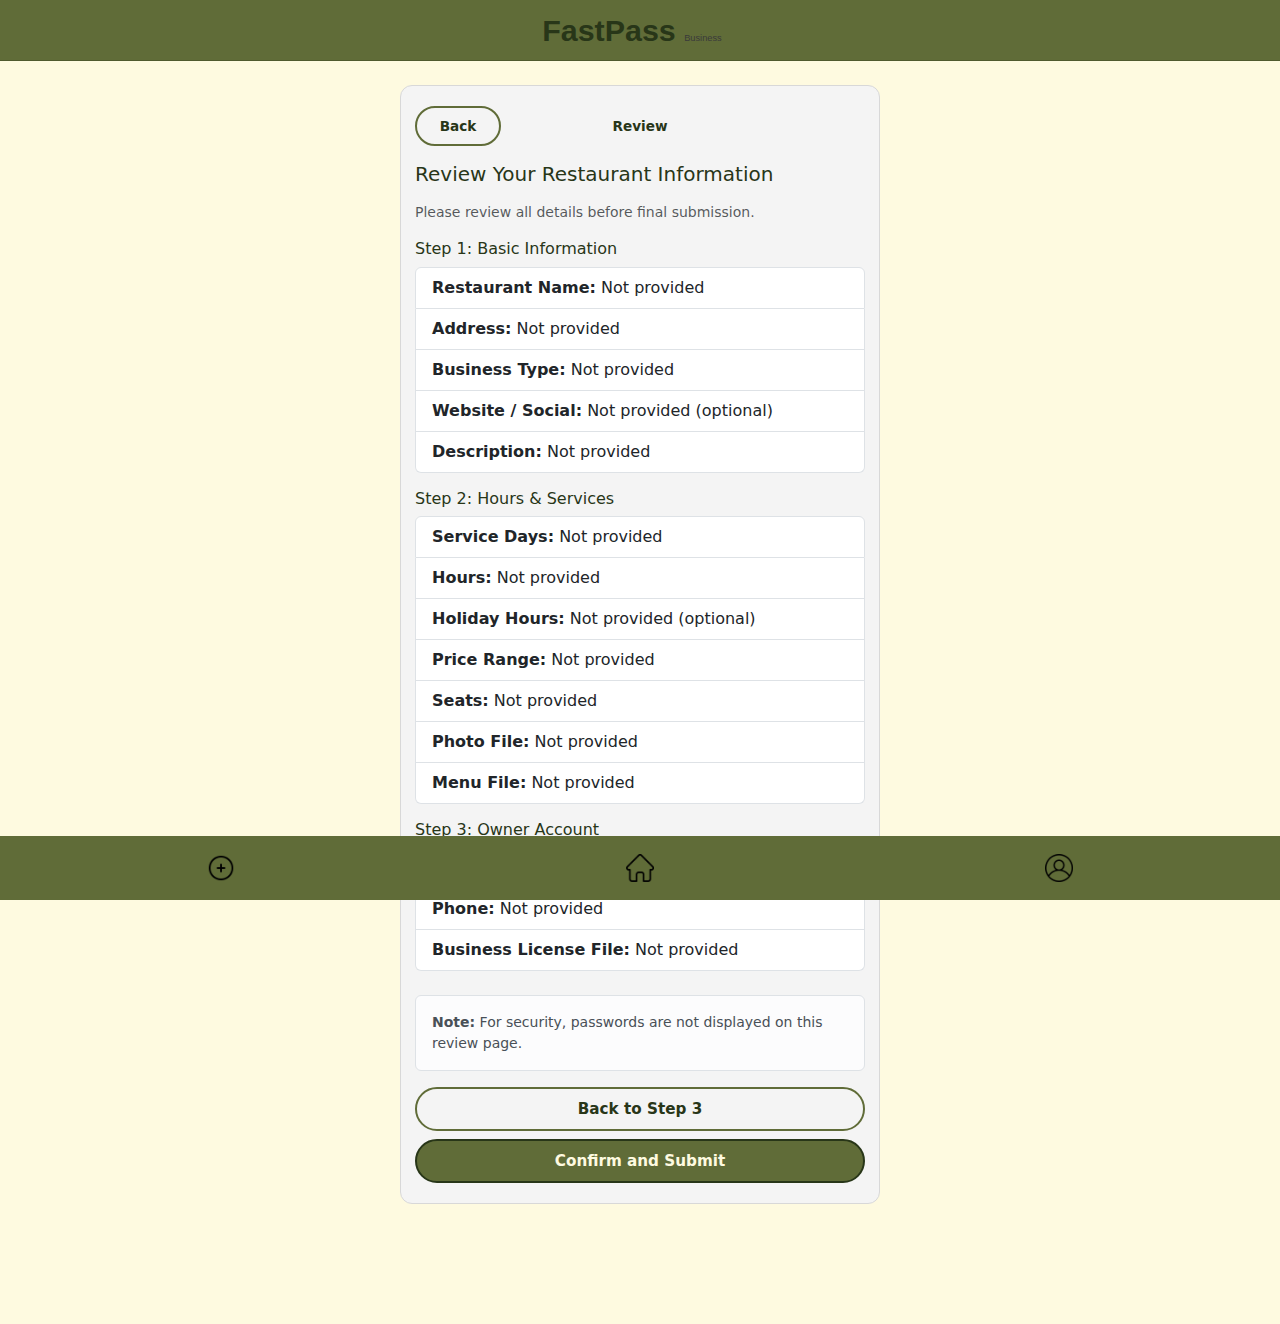
<file: add-review.html>
<!doctype html>
<html lang="en">

<head>
    <!-- Page title shown in browser tab -->
    <title>Review Restaurant Submission</title>

    <!-- Template metadata -->
    <meta name="comp1800 template" content="My 1800 App" />

    <!-- Character encoding -->
    <meta charset="utf-8" />

    <!-- Responsive layout for mobile -->
    <meta name="viewport" content="width=device-width, initial-scale=1" />

    <!-- Bootstrap CSS -->
    <link href="https://cdn.jsdelivr.net/npm/bootstrap@5.3.3/dist/css/bootstrap.min.css" rel="stylesheet" />

    <!-- Custom CSS -->
    <link rel="stylesheet" href="./styles/style.css" />
</head>

<body class="add-flow-page">
    <!-- Top navigation bar -->
    <nav class="navbar navbar-light topbar-custom">
        <div class="container-fluid justify-content-center">
            <a class="navbar-brand mb-0 topbar-brand" href="./index.html">
                FastPass <small class="topbar-subtitle">Business</small>
            </a>
        </div>
    </nav>

    <!-- Main content -->
    <main class="container">
        <section class="add-flow-card">
            <!-- Header: back + step label + final submit -->
            <div class="add-flow-head">
                <a href="./add-step3.html" class="btn review-btn-secondary review-btn-small">Back</a>

                <p class="step-label review-title-center">Review</p>

                <!-- placeholder to balance the Back button width -->
                <span class="review-btn-placeholder"></span>
            </div>

            <!-- Summary title -->
            <h5 class="mb-3">Review Your Restaurant Information</h5>
            <p class="text-muted small mb-3">
                Please review all details before final submission.
            </p>

            <!-- Summary content -->
            <div class="mb-3">
                <h6>Step 1: Basic Information</h6>
                <ul class="list-group">
                    <li class="list-group-item">
                        <strong>Restaurant Name:</strong>
                        <span id="reviewRestaurantName">-</span>
                    </li>
                    <li class="list-group-item">
                        <strong>Address:</strong>
                        <span id="reviewAddress">-</span>
                    </li>
                    <li class="list-group-item">
                        <strong>Business Type:</strong>
                        <span id="reviewBusinessType">-</span>
                    </li>
                    <li class="list-group-item">
                        <strong>Website / Social:</strong>
                        <span id="reviewWebsite">-</span>
                    </li>
                    <li class="list-group-item">
                        <strong>Description:</strong>
                        <span id="reviewDescription">-</span>
                    </li>
                </ul>
            </div>

            <div class="mb-3">
                <h6>Step 2: Hours & Services</h6>
                <ul class="list-group">
                    <li class="list-group-item">
                        <strong>Service Days:</strong>
                        <span id="reviewServiceDays">-</span>
                    </li>
                    <li class="list-group-item">
                        <strong>Hours:</strong>
                        <span id="reviewHours">-</span>
                    </li>
                    <li class="list-group-item">
                        <strong>Holiday Hours:</strong>
                        <span id="reviewHolidayHours">-</span>
                    </li>
                    <li class="list-group-item">
                        <strong>Price Range:</strong>
                        <span id="reviewPriceRange">-</span>
                    </li>
                    <li class="list-group-item">
                        <strong>Seats:</strong>
                        <span id="reviewSeats">-</span>
                    </li>
                    <li class="list-group-item">
                        <strong>Photo File:</strong>
                        <span id="reviewPhotoFile">-</span>
                    </li>
                    <li class="list-group-item">
                        <strong>Menu File:</strong>
                        <span id="reviewMenuFile">-</span>
                    </li>
                </ul>
            </div>

            <div class="mb-4">
                <h6>Step 3: Owner Account</h6>
                <ul class="list-group">
                    <li class="list-group-item">
                        <strong>Email:</strong>
                        <span id="reviewEmail">-</span>
                    </li>
                    <li class="list-group-item">
                        <strong>Phone:</strong>
                        <span id="reviewPhone">-</span>
                    </li>
                    <li class="list-group-item">
                        <strong>Business License File:</strong>
                        <span id="reviewBusinessLicenseFile">-</span>
                    </li>
                </ul>
            </div>

            <!-- Optional note -->
            <div class="alert alert-light border small">
                <strong>Note:</strong> For security, passwords are not displayed on this review page.
            </div>

            <!-- Bottom action buttons (bigger, easier on mobile) -->
            <div class="d-grid gap-2">
                <a href="./add-step3.html" class="btn review-btn-secondary review-btn-large">Back to Step 3</a>
                <a href="./add-success.html" id="finalSubmitBtnBottom" class="btn review-btn-primary review-btn-large">
                    Confirm and Submit
                </a>
            </div>
        </section>
    </main>

    <!-- Bottom navigation bar -->
    <nav class="navbar fixed-bottom custom-footer">
        <div class="container-fluid d-flex justify-content-around text-center">
            <a href="./add.html" class="nav-link active">
                <img src="images/add.png" alt="Add" class="nav-icon" />
            </a>
            <a href="./index.html" class="nav-link">
                <img src="images/home.png" alt="Home" class="home-icon" />
            </a>
            <a href="#" class="nav-link">
                <img src="images/user.png" aria-label="Profile" class="profile-icon" />
            </a>
        </div>
    </nav>

    <!-- Bootstrap JS -->
    <script src="https://cdn.jsdelivr.net/npm/bootstrap@5.3.3/dist/js/bootstrap.bundle.min.js"></script>

    <script>
        // ============================================
        // Helper function:
        // Returns fallback text when localStorage value is empty
        // ============================================
        function displayValue(value, fallback = "Not provided") {
            if (!value || value.trim() === "") return fallback;
            return value;
        }

        // ============================================
        // Read Step 1 data from localStorage
        // ============================================
        const restaurantName = localStorage.getItem("restaurantName") || "";
        const restaurantAddress = localStorage.getItem("restaurantAddress") || "";
        const businessType = localStorage.getItem("businessType") || "";
        const restaurantWebsite = localStorage.getItem("restaurantWebsite") || "";
        const restaurantDescription = localStorage.getItem("restaurantDescription") || "";

        // ============================================
        // Read Step 2 data from localStorage
        // ============================================
        const startDay = localStorage.getItem("startDay") || "";
        const endDay = localStorage.getItem("endDay") || "";
        const openTime = localStorage.getItem("openTime") || "";
        const closeTime = localStorage.getItem("closeTime") || "";
        const holidayHours = localStorage.getItem("holidayHours") || "";
        const priceRange = localStorage.getItem("priceRange") || "";
        const seats = localStorage.getItem("seats") || "";
        const photoFileName = localStorage.getItem("photoFileName") || "";
        const menuFileName = localStorage.getItem("menuFileName") || "";

        // ============================================
        // Read Step 3 data from localStorage
        // ============================================
        const ownerEmail = localStorage.getItem("ownerEmail") || "";
        const ownerPhone = localStorage.getItem("ownerPhone") || "";
        const businessLicenseFileName =
            localStorage.getItem("businessLicenseFileName") || "";

        // ============================================
        // Fill Step 1 summary
        // ============================================
        document.getElementById("reviewRestaurantName").textContent =
            displayValue(restaurantName);

        document.getElementById("reviewAddress").textContent =
            displayValue(restaurantAddress);

        document.getElementById("reviewBusinessType").textContent =
            displayValue(businessType);

        document.getElementById("reviewWebsite").textContent =
            displayValue(restaurantWebsite, "Not provided (optional)");

        document.getElementById("reviewDescription").textContent =
            displayValue(restaurantDescription, "Not provided");

        // ============================================
        // Fill Step 2 summary
        // ============================================
        const serviceDaysText =
            startDay && endDay ? `${startDay} - ${endDay}` : "Not provided";
        const hoursText =
            openTime && closeTime ? `${openTime} - ${closeTime}` : "Not provided";

        document.getElementById("reviewServiceDays").textContent = serviceDaysText;
        document.getElementById("reviewHours").textContent = hoursText;
        document.getElementById("reviewHolidayHours").textContent =
            displayValue(holidayHours, "Not provided (optional)");
        document.getElementById("reviewPriceRange").textContent =
            displayValue(priceRange);
        document.getElementById("reviewSeats").textContent =
            displayValue(seats);
        document.getElementById("reviewPhotoFile").textContent =
            displayValue(photoFileName);
        document.getElementById("reviewMenuFile").textContent =
            displayValue(menuFileName);

        // ============================================
        // Fill Step 3 summary
        // ============================================
        document.getElementById("reviewEmail").textContent =
            displayValue(ownerEmail);

        document.getElementById("reviewPhone").textContent =
            displayValue(ownerPhone);

        document.getElementById("reviewBusinessLicenseFile").textContent =
            displayValue(businessLicenseFileName);

        // ============================================
        // Optional safety check:
        // Prevent confirming if key required data is missing
        // (e.g., user opened review page directly)
        // ============================================
        const finalSubmitBtn = document.getElementById("finalSubmitBtn");
        const finalSubmitBtnBottom = document.getElementById("finalSubmitBtnBottom");

        const hasMinimumRequiredData =
            restaurantName &&
            restaurantAddress &&
            businessType &&
            startDay &&
            endDay &&
            openTime &&
            closeTime &&
            priceRange &&
            seats &&
            ownerEmail &&
            ownerPhone;

        if (!hasMinimumRequiredData) {
            finalSubmitBtn.classList.add("disabled");
            finalSubmitBtnBottom.classList.add("disabled");
            finalSubmitBtn.removeAttribute("href");
            finalSubmitBtnBottom.removeAttribute("href");
        }
    </script>
</body>

</html>
</file>
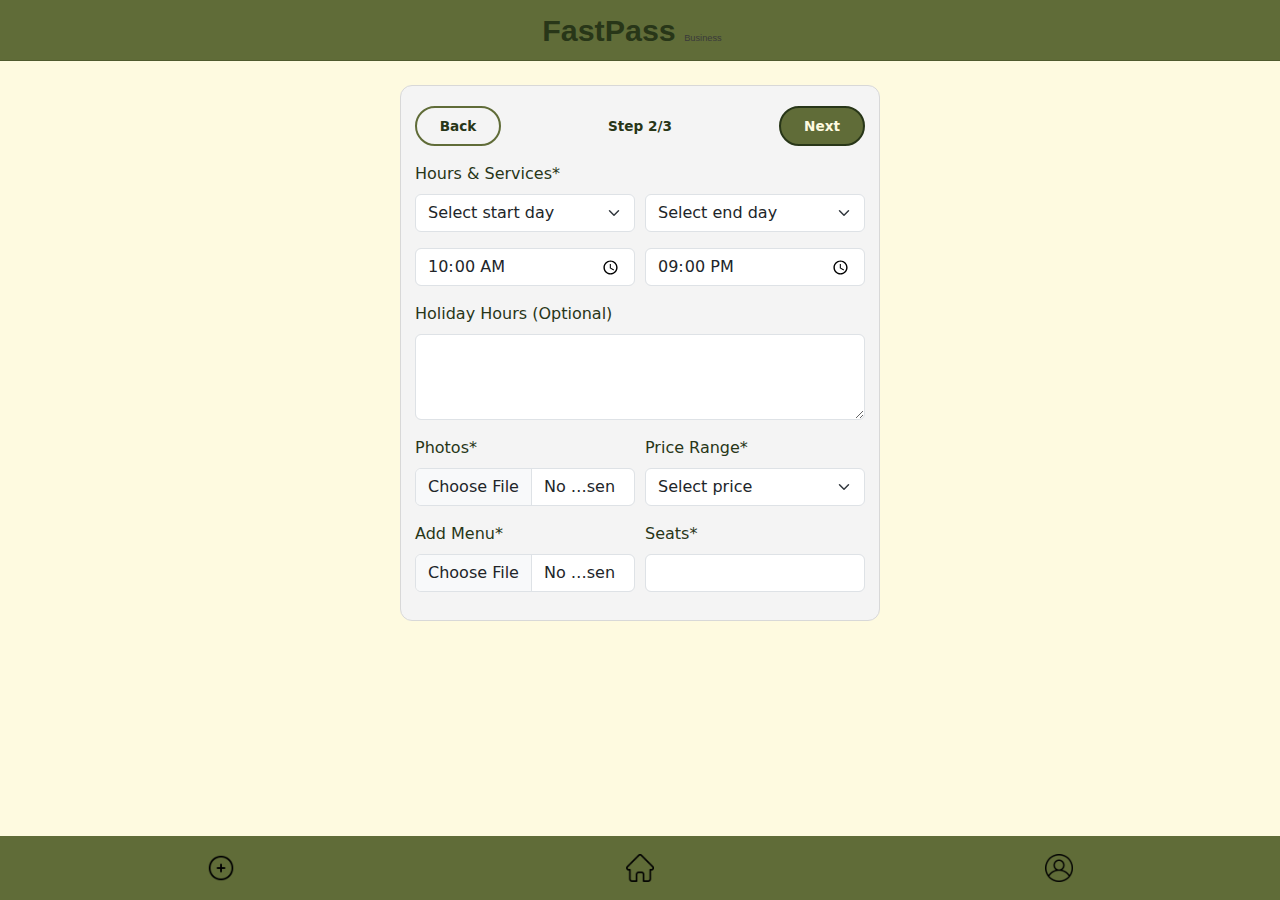
<file: add-step2.html>
﻿<!doctype html>
<html lang="en">

<head>
  <!-- Page title shown in the browser tab -->
  <title>My BCIT Project</title>

  <!-- Template metadata -->
  <meta name="comp1800 template" content="My 1800 App" />

  <!-- Character encoding -->
  <meta charset="utf-8" />

  <!-- Responsive layout for mobile devices -->
  <meta name="viewport" content="width=device-width, initial-scale=1" />

  <!-- Bootstrap CSS framework -->
  <link href="https://cdn.jsdelivr.net/npm/bootstrap@5.3.3/dist/css/bootstrap.min.css" rel="stylesheet" />

  <!-- Custom project stylesheet -->
  <link rel="stylesheet" href="./styles/style.css" />
</head>

<body class="add-flow-page">
  <!-- Top navigation bar -->
  <nav class="navbar navbar-light topbar-custom">
    <div class="container-fluid justify-content-center">
      <!-- Brand/logo link (goes back to home page) -->
      <a class="navbar-brand mb-0 topbar-brand" href="./index.html">
        FastPass <small class="topbar-subtitle">Business</small>
      </a>
    </div>
  </nav>

  <!-- Main page content -->
  <main class="container">
    <!-- Step 2 card container -->
    <section class="add-flow-card">
      <!-- Header area: back button + step label + next button -->
      <div class="add-flow-head">
        <a href="./add.html" class="btn review-btn-secondary review-btn-small">Back</a>
        <p class="step-label">Step 2/3</p>

        <!-- Next button (link to Step 3)
               JS validation runs first and blocks navigation if required fields are missing -->
        <a href="./add-step3.html" id="step2NextBtn" class="btn review-btn-primary review-btn-small">
          Next
        </a>
      </div>

      <!-- Validation error message (hidden by default) -->
      <p id="step2ErrorMsg" class="text-danger small mb-2" style="display: none;">
        Please fill out all required (*) fields before continuing.
      </p>

      <!-- Hours & Services (required section) -->
      <div class="mb-3">
        <label class="form-label">Hours & Services*</label>
        <div class="add-row">
          <!-- Start day (required) -->
          <select id="startDaySelect" class="form-select add-select" required>
            <option value="" selected disabled>Select start day</option>
            <option value="Mon">Mon</option>
            <option value="Tue">Tue</option>
            <option value="Wed">Wed</option>
            <option value="Thu">Thu</option>
            <option value="Fri">Fri</option>
            <option value="Sat">Sat</option>
            <option value="Sun">Sun</option>
          </select>

          <!-- End day (required) -->
          <select id="endDaySelect" class="form-select add-select" required>
            <option value="" selected disabled>Select end day</option>
            <option value="Mon">Mon</option>
            <option value="Tue">Tue</option>
            <option value="Wed">Wed</option>
            <option value="Thu">Thu</option>
            <option value="Fri">Fri</option>
            <option value="Sat">Sat</option>
            <option value="Sun">Sun</option>
          </select>
        </div>
      </div>

      <!-- Opening / closing times (required) -->
      <div class="mb-3 add-row">
        <input type="time" id="openTimeInput" class="form-control add-input" required value="10:00" />
        <input type="time" id="closeTimeInput" class="form-control add-input" required value="21:00" />
      </div>

      <!-- Holiday hours (optional) -->
      <div class="mb-3">
        <label class="form-label">Holiday Hours (Optional)</label>
        <textarea id="holidayHoursInput" class="form-control add-textarea" rows="3"></textarea>
      </div>

      <!-- Photos + Price Range -->
      <div class="mb-3 add-row">
        <div>
          <label class="form-label">Photos*</label>
          <!-- File input (required) -->
          <input type="file" id="photoInput" class="form-control add-input" required />
        </div>

        <div>
          <label class="form-label">Price Range*</label>
          <!-- Price range (required) -->
          <select id="priceRangeSelect" class="form-select add-select" required>
            <option value="" selected disabled>Select price</option>
            <option value="$">$</option>
            <option value="$$">$$</option>
            <option value="$$$">$$$</option>
          </select>
        </div>
      </div>

      <!-- Menu + Seats -->
      <div class="mb-2 add-row">
        <div>
          <label class="form-label">Add Menu*</label>
          <!-- File input (required) -->
          <input type="file" id="menuInput" class="form-control add-input" required />
        </div>

        <div>
          <label class="form-label">Seats*</label>
          <!-- Seats (required, minimum 1) -->
          <input type="number" id="seatsInput" min="1" class="form-control add-input" required />
        </div>
      </div>
    </section>
  </main>

  <!-- Bottom navigation bar -->
  <nav class="navbar fixed-bottom custom-footer">
    <div class="container-fluid d-flex justify-content-around text-center">
      <!-- Add page icon -->
      <a href="./add.html" class="nav-link active">
        <img src="images/add.png" alt="Add" class="nav-icon" />
      </a>

      <!-- Home page icon -->
      <a href="./index.html" class="nav-link">
        <img src="images/home.png" alt="Home" class="home-icon" />
      </a>

      <!-- Profile icon (placeholder link for now) -->
      <a href="#" class="nav-link">
        <img src="images/user.png" aria-label="Profile" class="profile-icon" />
      </a>
    </div>
  </nav>

  <!-- Bootstrap JS bundle -->
  <script src="https://cdn.jsdelivr.net/npm/bootstrap@5.3.3/dist/js/bootstrap.bundle.min.js"></script>

  <script>
    // ================================
    // Get references to Step 2 elements
    // ================================
    const step2NextBtn = document.getElementById("step2NextBtn");
    const step2ErrorMsg = document.getElementById("step2ErrorMsg");

    const startDaySelect = document.getElementById("startDaySelect");
    const endDaySelect = document.getElementById("endDaySelect");
    const openTimeInput = document.getElementById("openTimeInput");
    const closeTimeInput = document.getElementById("closeTimeInput");
    const holidayHoursInput = document.getElementById("holidayHoursInput");
    const photoInput = document.getElementById("photoInput");
    const priceRangeSelect = document.getElementById("priceRangeSelect");
    const menuInput = document.getElementById("menuInput");
    const seatsInput = document.getElementById("seatsInput");

    // ============================================
    // Load saved Step 2 data from localStorage
    // (Note: file inputs cannot be restored for security reasons)
    // ============================================
    const savedStartDay = localStorage.getItem("startDay");
    const savedEndDay = localStorage.getItem("endDay");
    const savedOpenTime = localStorage.getItem("openTime");
    const savedCloseTime = localStorage.getItem("closeTime");
    const savedHolidayHours = localStorage.getItem("holidayHours");
    const savedPriceRange = localStorage.getItem("priceRange");
    const savedSeats = localStorage.getItem("seats");

    if (savedStartDay) startDaySelect.value = savedStartDay;
    if (savedEndDay) endDaySelect.value = savedEndDay;
    if (savedOpenTime) openTimeInput.value = savedOpenTime;
    if (savedCloseTime) closeTimeInput.value = savedCloseTime;
    if (savedHolidayHours) holidayHoursInput.value = savedHolidayHours;
    if (savedPriceRange) priceRangeSelect.value = savedPriceRange;
    if (savedSeats) seatsInput.value = savedSeats;

    // ======================================================
    // Validate required fields before going to Step 3
    // - If missing required fields: block navigation
    // - If valid: save values to localStorage and continue
    // ======================================================
    step2NextBtn.addEventListener("click", function (event) {
      const startDay = startDaySelect.value.trim();
      const endDay = endDaySelect.value.trim();
      const openTime = openTimeInput.value.trim();
      const closeTime = closeTimeInput.value.trim();
      const priceRange = priceRangeSelect.value.trim();
      const seats = seatsInput.value.trim();

      // File inputs must be checked using .files.length
      const hasPhoto = photoInput.files.length > 0;
      const hasMenu = menuInput.files.length > 0;

      // Validate required fields
      if (
        !startDay ||
        !endDay ||
        !openTime ||
        !closeTime ||
        !hasPhoto ||
        !priceRange ||
        !hasMenu ||
        !seats
      ) {
        event.preventDefault(); // stop navigation to Step 3
        step2ErrorMsg.style.display = "block";
        return;
      }

      // Extra validation: seats must be at least 1
      if (Number(seats) < 1) {
        event.preventDefault();
        step2ErrorMsg.textContent = "Seats must be at least 1.";
        step2ErrorMsg.style.display = "block";
        return;
      }

      // Hide error message if validation passes
      step2ErrorMsg.style.display = "none";
      step2ErrorMsg.textContent =
        "Please fill out all required (*) fields before continuing.";

      // Save Step 2 values for use in Step 3 / final submit
      // Note: we save file names only (not actual files) for display/debugging
      localStorage.setItem("startDay", startDay);
      localStorage.setItem("endDay", endDay);
      localStorage.setItem("openTime", openTime);
      localStorage.setItem("closeTime", closeTime);
      localStorage.setItem("holidayHours", holidayHoursInput.value.trim());
      localStorage.setItem("photoFileName", hasPhoto ? photoInput.files[0].name : "");
      localStorage.setItem("priceRange", priceRange);
      localStorage.setItem("menuFileName", hasMenu ? menuInput.files[0].name : "");
      localStorage.setItem("seats", seats);
    });
  </script>
</body>

</html>
</file>
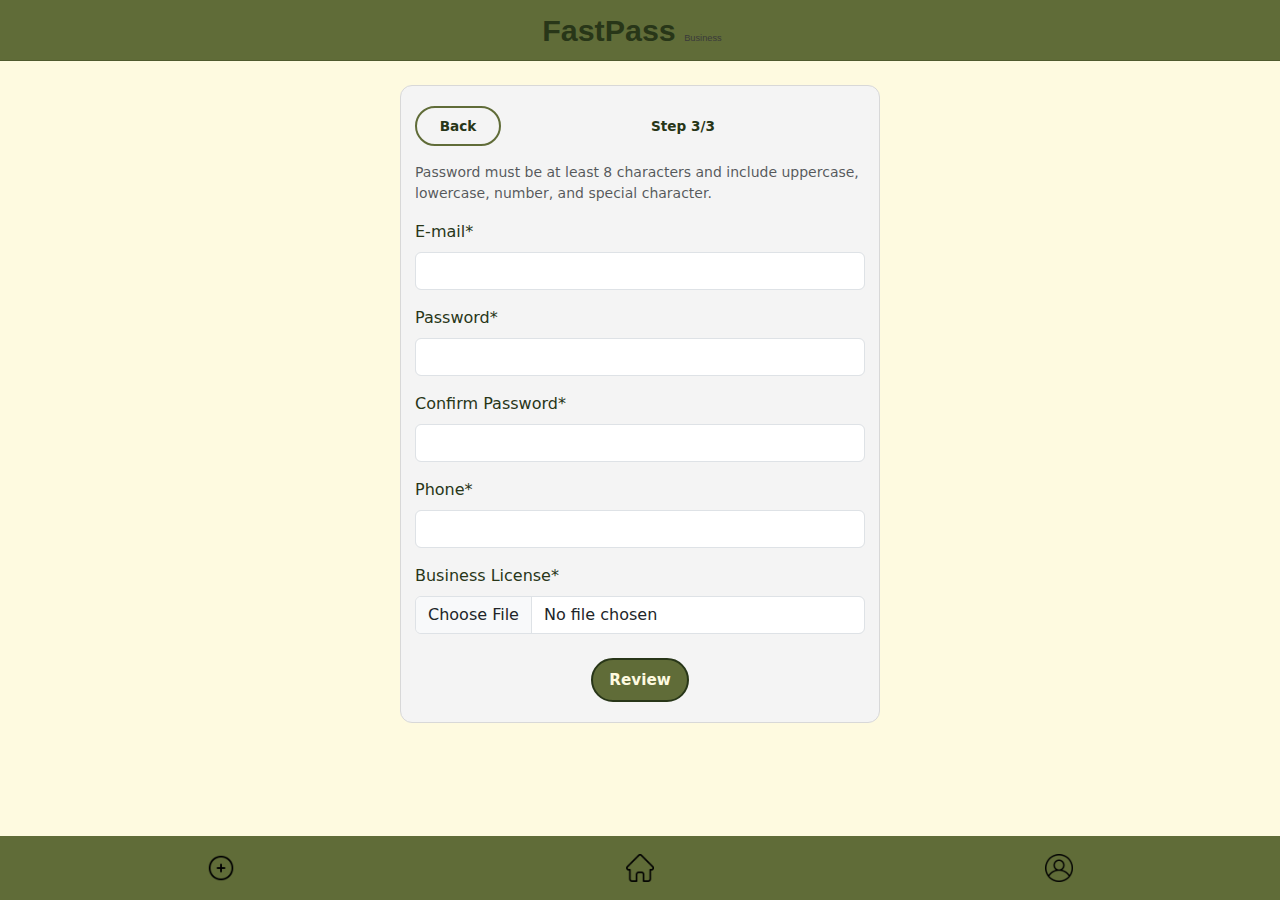
<file: add-step3.html>
﻿<!doctype html>
<html lang="en">

<head>
  <!-- Page title shown in the browser tab -->
  <title>My BCIT Project</title>

  <!-- Template metadata -->
  <meta name="comp1800 template" content="My 1800 App" />

  <!-- Character encoding -->
  <meta charset="utf-8" />

  <!-- Responsive layout for mobile devices -->
  <meta name="viewport" content="width=device-width, initial-scale=1" />

  <!-- Bootstrap CSS framework -->
  <link href="https://cdn.jsdelivr.net/npm/bootstrap@5.3.3/dist/css/bootstrap.min.css" rel="stylesheet" />

  <!-- Custom project stylesheet -->
  <link rel="stylesheet" href="./styles/style.css" />
</head>

<body class="add-flow-page">
  <!-- Top navigation bar -->
  <nav class="navbar navbar-light topbar-custom">
    <div class="container-fluid justify-content-center">
      <!-- Brand/logo link (goes back to home page) -->
      <a class="navbar-brand mb-0 topbar-brand" href="./index.html">
        FastPass <small class="topbar-subtitle">Business</small>
      </a>
    </div>
  </nav>

  <!-- Main page content -->
  <main class="container">
    <!-- Step 3 card container -->
    <section class="add-flow-card">
      <!-- Header area: back button + step label -->
      <div class="add-flow-head">
        <a href="./add-step2.html" class="btn review-btn-secondary review-btn-small">Back</a>
        <p class="step-label">Step 3/3</p>
        <span></span>
      </div>

      <!-- Validation error message (hidden by default) -->
      <p id="step3ErrorMsg" class="text-danger small mb-2" style="display: none;">
        Please fill out all required fields before submitting.
      </p>

      <!-- Password rules helper text -->
      <p class="small text-muted mb-3">
        Password must be at least 8 characters and include uppercase, lowercase, number, and special character.
      </p>

      <!-- Email (required) -->
      <div class="mb-3">
        <label class="form-label">E-mail*</label>
        <input type="email" id="emailInput" class="form-control add-input" required />
      </div>

      <!-- Password (required) -->
      <div class="mb-3">
        <label class="form-label">Password*</label>
        <input type="password" id="passwordInput" class="form-control add-input" required />
      </div>

      <!-- Confirm Password (required) -->
      <div class="mb-3">
        <label class="form-label">Confirm Password*</label>
        <input type="password" id="confirmPasswordInput" class="form-control add-input" required />
      </div>

      <!-- Phone (required) -->
      <div class="mb-3">
        <label class="form-label">Phone*</label>
        <input type="tel" id="phoneInput" class="form-control add-input" required />
      </div>

      <!-- Business License file (required) -->
      <div class="mb-4">
        <label class="form-label">Business License*</label>
        <input type="file" id="businessLicenseInput" class="form-control add-input" required />
      </div>

      <!-- Review button -->
      <div class="text-center">
        <a href="./add-review.html" id="submitBtn" class="btn review-btn-primary review-btn-large">
          Review
        </a>
      </div>
    </section>
  </main>

  <!-- Bottom navigation bar -->
  <nav class="navbar fixed-bottom custom-footer">
    <div class="container-fluid d-flex justify-content-around text-center">
      <a href="./add.html" class="nav-link active">
        <img src="images/add.png" alt="Add" class="nav-icon" />
      </a>
      <a href="./index.html" class="nav-link">
        <img src="images/home.png" alt="Home" class="home-icon" />
      </a>
      <a href="#" class="nav-link">
        <img src="images/user.png" aria-label="Profile" class="profile-icon" />
      </a>
    </div>
  </nav>

  <!-- Bootstrap JS bundle -->
  <script src="https://cdn.jsdelivr.net/npm/bootstrap@5.3.3/dist/js/bootstrap.bundle.min.js"></script>

  <script>
    // ================================
    // Get references to Step 3 elements
    // ================================
    const emailInput = document.getElementById("emailInput");
    const passwordInput = document.getElementById("passwordInput");
    const confirmPasswordInput = document.getElementById("confirmPasswordInput");
    const phoneInput = document.getElementById("phoneInput");
    const businessLicenseInput = document.getElementById("businessLicenseInput");
    const submitBtn = document.getElementById("submitBtn");
    const step3ErrorMsg = document.getElementById("step3ErrorMsg");

    // ============================================
    // Load saved Step 3 data from localStorage
    // (Note: file inputs cannot be restored for security reasons)
    // ============================================
    const savedEmail = localStorage.getItem("ownerEmail");
    const savedPassword = localStorage.getItem("ownerPassword");
    const savedPhone = localStorage.getItem("ownerPhone");

    if (savedEmail) emailInput.value = savedEmail;
    if (savedPassword) passwordInput.value = savedPassword;
    if (savedPhone) phoneInput.value = savedPhone;

    // ======================================================
    // Password strength checker (common website-style rules)
    // Rules:
    // - At least 8 characters
    // - At least 1 uppercase letter
    // - At least 1 lowercase letter
    // - At least 1 number
    // - At least 1 special character
    // ======================================================
    function isStrongPassword(password) {
      const passwordRegex =
        /^(?=.*[a-z])(?=.*[A-Z])(?=.*\d)(?=.*[ !"#$%&'()*+,\-./:;<=>?@[\\\]^_`{|}~]).{8,}$/;
      return passwordRegex.test(password);
    }

    // ======================================================
    // Validate required fields before final submit
    // - If missing required fields: block navigation
    // - If invalid password / mismatch: block navigation
    // - If valid: save values to localStorage and continue
    // ======================================================
    submitBtn.addEventListener("click", function (event) {
      const email = emailInput.value.trim();
      const password = passwordInput.value;
      const confirmPassword = confirmPasswordInput.value;
      const phone = phoneInput.value.trim();

      // File input must be checked using .files.length
      const hasBusinessLicense = businessLicenseInput.files.length > 0;

      // 1) Basic required-field validation
      if (!email || !password || !confirmPassword || !phone || !hasBusinessLicense) {
        event.preventDefault();
        step3ErrorMsg.textContent =
          "Please fill out all required fields before submitting.";
        step3ErrorMsg.style.display = "block";
        return;
      }

      // 2) Password strength validation
      if (!isStrongPassword(password)) {
        event.preventDefault();
        step3ErrorMsg.textContent =
          "Password must be at least 8 characters and include uppercase, lowercase, number, and special character.";
        step3ErrorMsg.style.display = "block";
        return;
      }

      // 3) Confirm password must match password
      if (password !== confirmPassword) {
        event.preventDefault();
        step3ErrorMsg.textContent =
          "Confirm Password must match Password.";
        step3ErrorMsg.style.display = "block";
        return;
      }

      // Hide error message if validation passes
      step3ErrorMsg.style.display = "none";
      step3ErrorMsg.textContent =
        "Please fill out all required fields before submitting.";

      // Save Step 3 values (for testing/debugging/future Firebase use)
      localStorage.setItem("ownerEmail", email);
      localStorage.setItem("ownerPassword", password);
      localStorage.setItem("ownerPhone", phone);

      // Save file name only (not the file itself)
      localStorage.setItem(
        "businessLicenseFileName",
        hasBusinessLicense ? businessLicenseInput.files[0].name : ""
      );

      // Optional: mark flow as complete
      localStorage.setItem("restaurantSignupCompleted", "true");
    });
  </script>
</body>

</html>
</file>
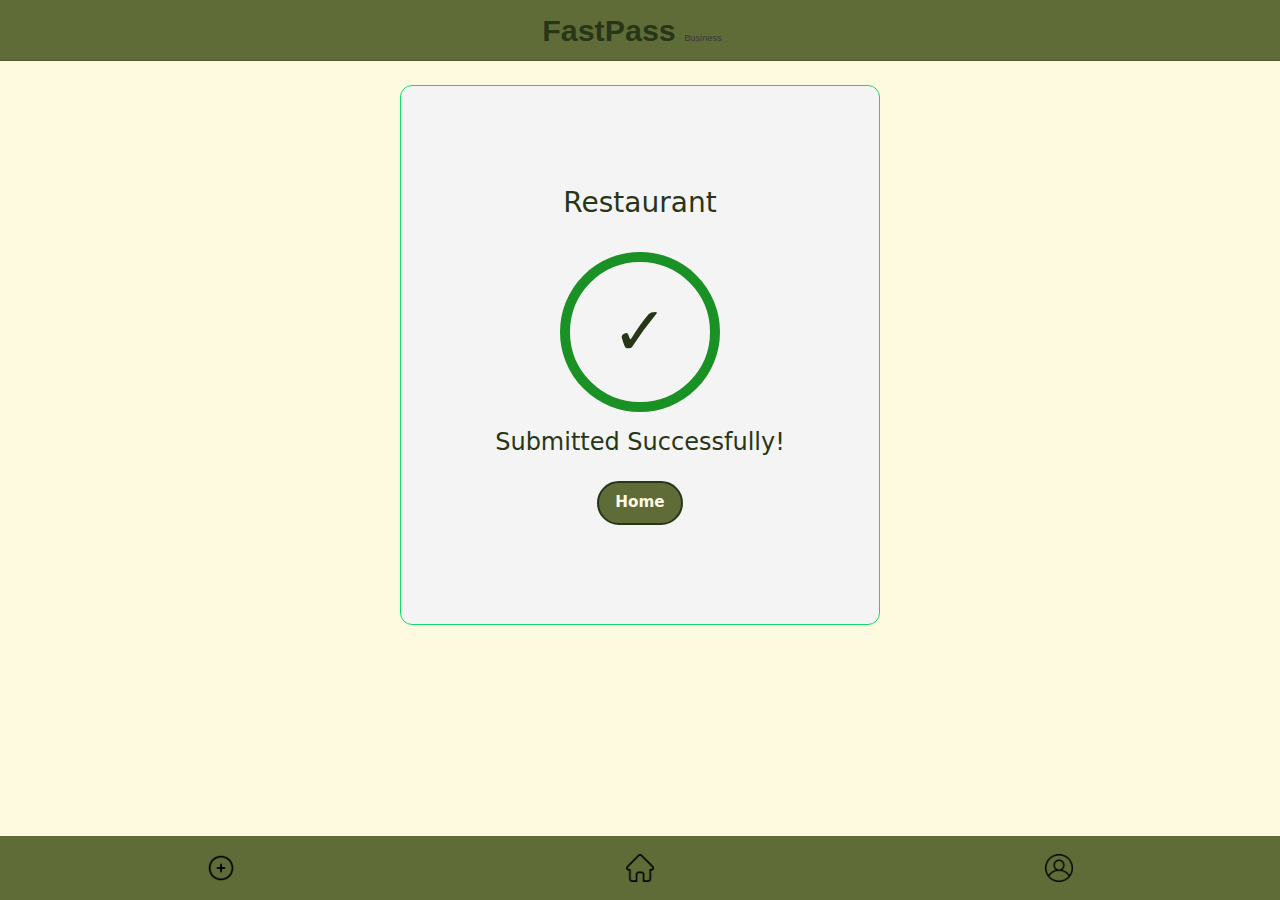
<file: add-success.html>
﻿<!doctype html>
<html lang="en">
  <head>
    <title>My BCIT Project</title>
    <meta name="comp1800 template" content="My 1800 App" />
    <meta charset="utf-8" />
    <meta name="viewport" content="width=device-width, initial-scale=1" />
    <link
      href="https://cdn.jsdelivr.net/npm/bootstrap@5.3.3/dist/css/bootstrap.min.css"
      rel="stylesheet"
    />
    <link rel="stylesheet" href="./styles/style.css" />
  </head>
  <body class="add-flow-page">
    <nav class="navbar navbar-light topbar-custom">
      <div class="container-fluid justify-content-center">
        <a class="navbar-brand mb-0 topbar-brand" href="./index.html">
          FastPass <small class="topbar-subtitle">Business</small>
        </a>
      </div>
    </nav>

    <main class="container">
      <section class="success-wrap">
        <h3 class="mb-3" id="successRestaurantName">(Restaurant Name)</h3>
        <div class="success-check">✓</div>
        <h4 class="mb-4">Submitted Successfully!</h4>
        <a href="./index.html" class="btn review-btn-primary review-btn-large">Home</a>
      </section>
    </main>

    <nav class="navbar fixed-bottom custom-footer">
      <div class="container-fluid d-flex justify-content-around text-center">
        <a href="./add.html" class="nav-link active">
          <img src="images/add.png" alt="Add" class="nav-icon" />
        </a>
        <a href="./index.html" class="nav-link">
          <img src="images/home.png" alt="Home" class="home-icon" />
        </a>
        <a href="#" class="nav-link">
          <img
            src="images/user.png"
            aria-label="Profile"
            class="profile-icon"
          />
        </a>
      </div>
    </nav>

    <script src="https://cdn.jsdelivr.net/npm/bootstrap@5.3.3/dist/js/bootstrap.bundle.min.js"></script>
    <script>
      const successRestaurantName = document.getElementById(
        "successRestaurantName",
      );
      const storedRestaurantName = localStorage.getItem("restaurantName");

      if (storedRestaurantName && storedRestaurantName.trim() !== "") {
        successRestaurantName.textContent = storedRestaurantName;
      } else {
        successRestaurantName.textContent = "Restaurant";
      }
    </script>
  </body>
</html>
</file>
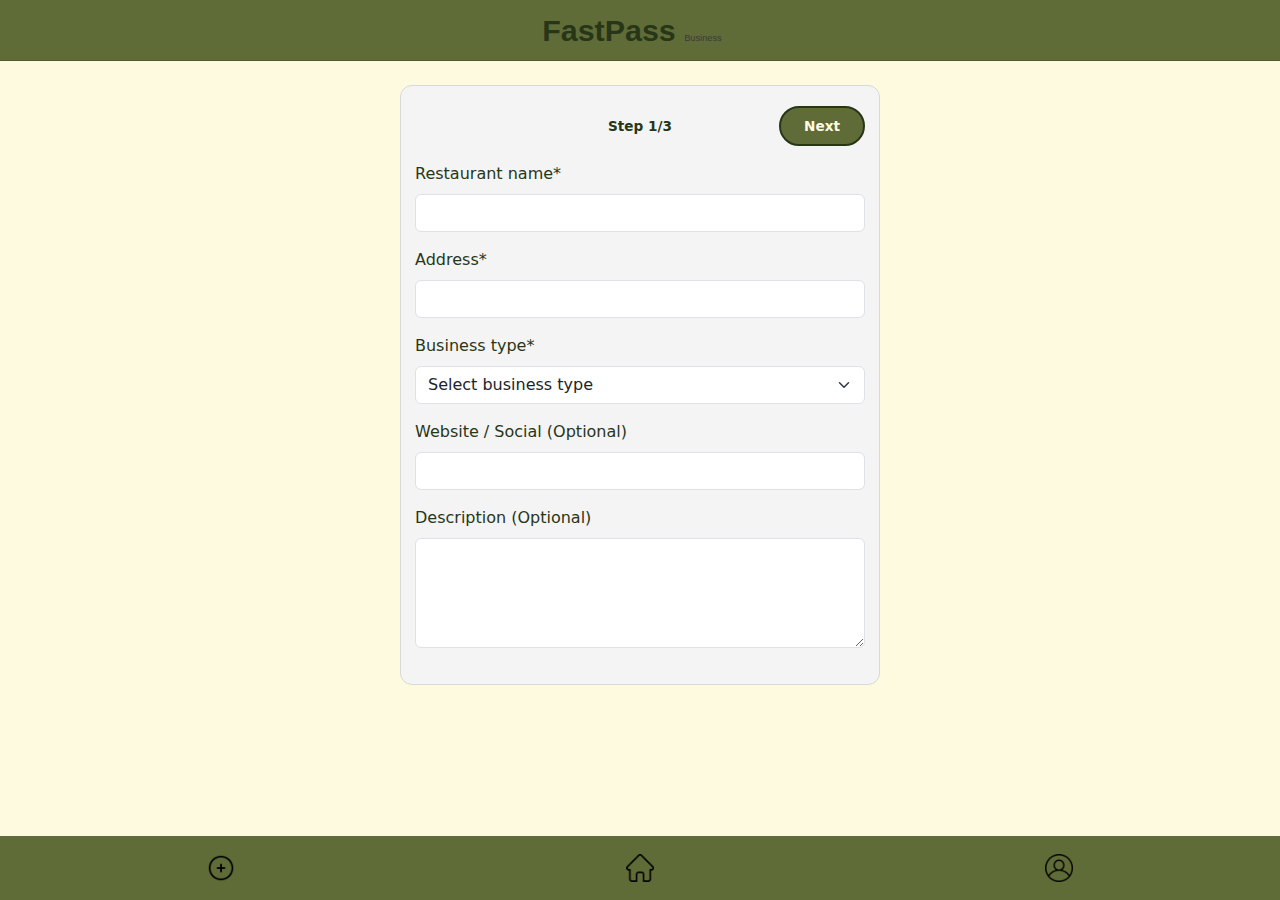
<file: add.html>
<!doctype html>
<html lang="en">

<head>
  <!-- Page title shown in the browser tab -->
  <title>My BCIT Project</title>

  <!-- Template metadata -->
  <meta name="comp1800 template" content="My 1800 App" />

  <!-- Character encoding -->
  <meta charset="utf-8" />

  <!-- Responsive layout for mobile devices -->
  <meta name="viewport" content="width=device-width, initial-scale=1" />

  <!-- Bootstrap CSS framework -->
  <link href="https://cdn.jsdelivr.net/npm/bootstrap@5.3.3/dist/css/bootstrap.min.css" rel="stylesheet" />

  <!-- Custom project stylesheet -->
  <link rel="stylesheet" href="./styles/style.css" />
</head>

<body class="add-flow-page">
  <!-- Top navigation bar -->
  <nav class="navbar navbar-light topbar-custom">
    <div class="container-fluid justify-content-center">
      <!-- Brand/logo link (goes back to home page) -->
      <a class="navbar-brand mb-0 topbar-brand" href="./index.html">
        FastPass <small class="topbar-subtitle">Business</small>
      </a>
    </div>
  </nav>

  <!-- Main page content -->
  <main class="container">
    <!-- Step 1 card container -->
    <section class="add-flow-card">
      <!-- Header area: step label + Next button -->
      <div class="add-flow-head">
        <!-- Left placeholder to balance the Next button width -->
        <span class="review-btn-placeholder"></span>

        <p class="step-label review-title-center">Step 1/3</p>

        <a href="./add-step2.html" id="step1NextBtn" class="btn review-btn-primary review-btn-small">
          Next
        </a>
      </div>

      <!-- Validation error message (hidden by default)
             Shown when user clicks Next without completing required fields -->
      <p id="step1ErrorMsg" class="text-danger small mb-2" style="display: none;">
        Please fill out all required (*) fields before continuing.
      </p>

      <!-- Restaurant name (required) -->
      <div class="mb-3">
        <label class="form-label">Restaurant name*</label>
        <input type="text" id="restaurantNameInput" class="form-control add-input" required />
      </div>

      <!-- Address (required) -->
      <div class="mb-3">
        <label class="form-label">Address*</label>
        <input type="text" id="addressInput" class="form-control add-input" required />
      </div>

      <!-- Business type (required) -->
      <div class="mb-3">
        <label class="form-label">Business type*</label>
        <select id="businessTypeSelect" class="form-select add-select" required>
          <!-- Empty default option so user must actively choose a type -->
          <option value="" selected disabled>Select business type</option>
          <option value="Restaurant">Restaurant</option>
          <option value="Cafe">Cafe</option>
          <option value="Fast Food">Fast Food</option>
          <option value="Bar">Bar</option>
          <option value="Chinese">Chinese</option>
          <option value="Italian">Italian</option>
          <option value="Mexican">Mexican</option>
          <option value="Indian">Indian</option>
          <option value="Other">Other</option>
        </select>
      </div>

      <!-- Website / Social (optional) -->
      <div class="mb-3">
        <label class="form-label">Website / Social (Optional)</label>
        <input type="text" id="websiteInput" class="form-control add-input" />
      </div>

      <!-- Description (optional) -->
      <div class="mb-3">
        <label class="form-label">Description (Optional)</label>
        <textarea id="descriptionInput" class="form-control add-textarea" rows="4"></textarea>
      </div>
    </section>
  </main>

  <!-- Bottom navigation bar -->
  <nav class="navbar fixed-bottom custom-footer">
    <div class="container-fluid d-flex justify-content-around text-center">
      <!-- Add page icon -->
      <a href="./add.html" class="nav-link active">
        <img src="images/add.png" alt="Add" class="nav-icon" />
      </a>

      <!-- Home page icon -->
      <a href="./index.html" class="nav-link">
        <img src="images/home.png" alt="Home" class="home-icon" />
      </a>

      <!-- Profile icon (placeholder link for now) -->
      <a href="#" class="nav-link">
        <img src="images/user.png" aria-label="Profile" class="profile-icon" />
      </a>
    </div>
  </nav>

  <!-- Bootstrap JS bundle -->
  <script src="https://cdn.jsdelivr.net/npm/bootstrap@5.3.3/dist/js/bootstrap.bundle.min.js"></script>

  <script>
    // ================================
    // Get references to form elements
    // ================================
    const restaurantNameInput = document.getElementById("restaurantNameInput");
    const addressInput = document.getElementById("addressInput");
    const businessTypeSelect = document.getElementById("businessTypeSelect");
    const websiteInput = document.getElementById("websiteInput");
    const descriptionInput = document.getElementById("descriptionInput");
    const step1NextBtn = document.getElementById("step1NextBtn");
    const step1ErrorMsg = document.getElementById("step1ErrorMsg");

    // ============================================
    // Load saved Step 1 data from localStorage
    // (This lets user return to the page without
    // losing previously entered values)
    // ============================================
    const savedRestaurantName = localStorage.getItem("restaurantName");
    const savedAddress = localStorage.getItem("restaurantAddress");
    const savedBusinessType = localStorage.getItem("businessType");
    const savedWebsite = localStorage.getItem("restaurantWebsite");
    const savedDescription = localStorage.getItem("restaurantDescription");

    // Restore saved values if they exist
    if (savedRestaurantName) restaurantNameInput.value = savedRestaurantName;
    if (savedAddress) addressInput.value = savedAddress;
    if (savedBusinessType) businessTypeSelect.value = savedBusinessType;
    if (savedWebsite) websiteInput.value = savedWebsite;
    if (savedDescription) descriptionInput.value = savedDescription;

    // ======================================================
    // Validate required fields before going to Step 2
    // - If missing required fields: block navigation
    // - If valid: save values to localStorage and continue
    // ======================================================
    step1NextBtn.addEventListener("click", function (event) {
      // Read and trim user input values
      const restaurantName = restaurantNameInput.value.trim();
      const address = addressInput.value.trim();
      const businessType = businessTypeSelect.value.trim();

      // Check required fields (Restaurant Name, Address, Business Type)
      if (!restaurantName || !address || !businessType) {
        // Stop the link from moving to Step 2
        event.preventDefault();

        // Show error message
        step1ErrorMsg.style.display = "block";
        return;
      }

      // Hide error message if validation passes
      step1ErrorMsg.style.display = "none";

      // Save Step 1 values for use in Step 2 / Step 3
      localStorage.setItem("restaurantName", restaurantName);
      localStorage.setItem("restaurantAddress", address);
      localStorage.setItem("businessType", businessType);
      localStorage.setItem("restaurantWebsite", websiteInput.value.trim());
      localStorage.setItem("restaurantDescription", descriptionInput.value.trim());
    });
  </script>
</body>

</html>
</file>
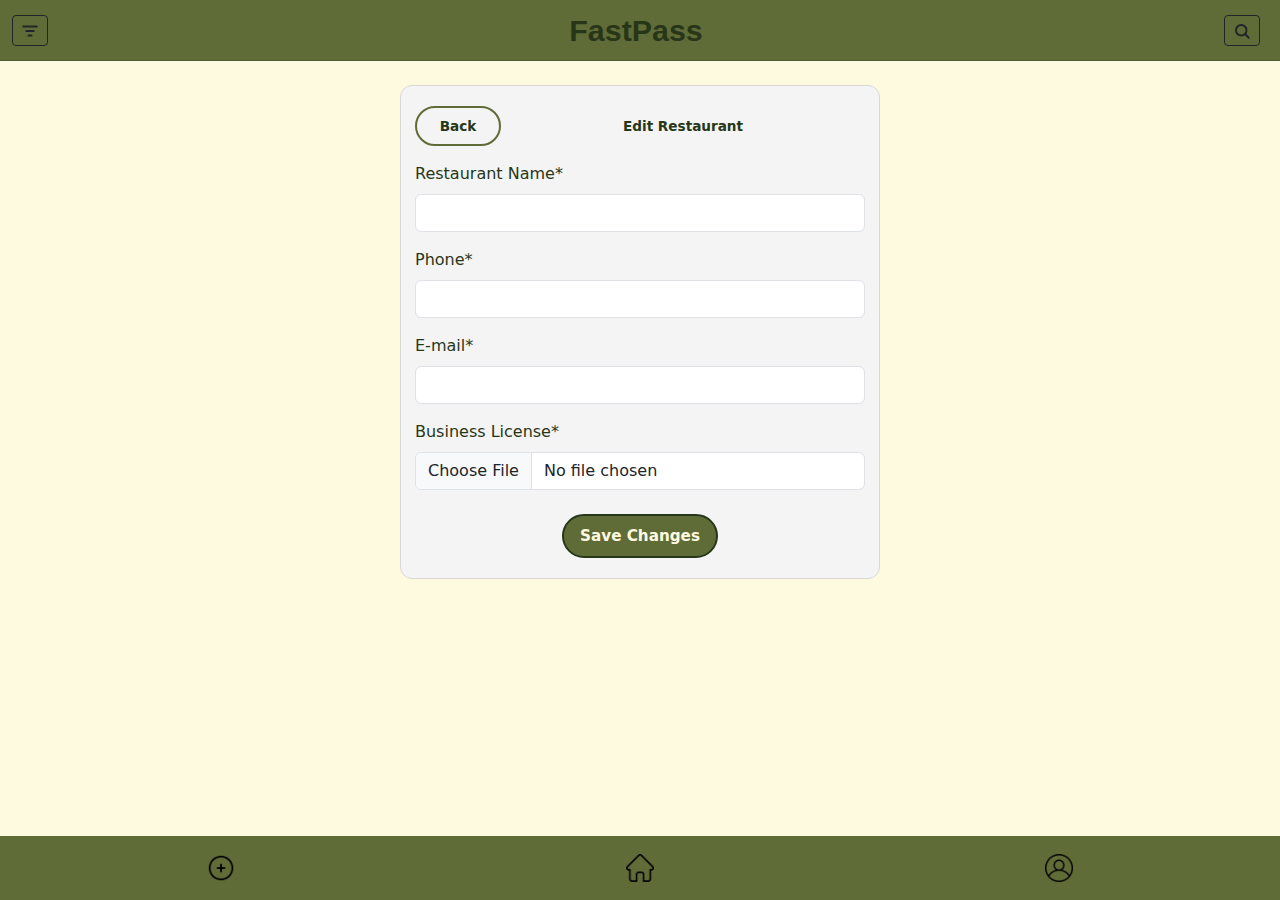
<file: Edit-restaurant.html>
<!doctype html>
<html lang="en">
  <head>
    <meta charset="utf-8" />
    <meta name="viewport" content="width=device-width, initial-scale=1" />
    <meta name="comp1800 template" content="My 1800 App" />
    <title>Edit Restaurant</title>

    <!-- Bootstrap CSS -->
    <link
      href="https://cdn.jsdelivr.net/npm/bootstrap@5.3.3/dist/css/bootstrap.min.css"
      rel="stylesheet"
    />

    <!-- Custom CSS -->
    <link rel="stylesheet" href="/styles/style.css" />
  </head>

  <body>
    <!-- Top Navbar -->
    <nav class="navbar navbar-light topbar-custom">
      <div class="container-fluid">
        <button
          type="button"
          class="btn btn-outline-dark btn-sm"
          aria-label="Filter"
          title="Filter"
        >
          <svg
            xmlns="http://www.w3.org/2000/svg"
            width="18"
            height="18"
            viewBox="0 0 24 24"
            fill="none"
            stroke="currentColor"
            stroke-width="2.5"
            stroke-linecap="round"
            aria-hidden="true"
          >
            <line x1="3" y1="6" x2="21" y2="6"></line>
            <line x1="7" y1="12" x2="17" y2="12"></line>
            <line x1="10" y1="18" x2="14" y2="18"></line>
          </svg>
        </button>

        <a class="navbar-brand mx-auto mb-0 topbar-brand" href="/index.html">
          FastPass
        </a>

        <button
          id="searchToggleBtn"
          class="btn btn-outline-dark btn-sm me-2"
          type="button"
          aria-expanded="false"
          aria-controls="navbarSearch"
          title="Search"
        >
          <svg
            xmlns="http://www.w3.org/2000/svg"
            width="18"
            height="18"
            viewBox="0 0 24 24"
            fill="none"
            stroke="currentColor"
            stroke-width="2.5"
            stroke-linecap="round"
            stroke-linejoin="round"
            aria-hidden="true"
          >
            <circle cx="11" cy="11" r="7"></circle>
            <line x1="16.65" y1="16.65" x2="21" y2="21"></line>
          </svg>
        </button>
      </div>
    </nav>

    <div class="collapse topbar-search-wrap" id="navbarSearch">
      <div class="container-fluid py-2">
        <form class="d-flex" role="search">
          <input
            class="form-control"
            type="search"
            placeholder="Search"
            aria-label="Search"
          />
          <button class="btn btn-outline-success ms-2" type="submit">Go</button>
        </form>
      </div>
    </div>

    <!-- Main Content -->
    <main class="container my-4">
      <section class="add-flow-card">
        <div
          class="add-flow-head d-flex justify-content-between align-items-center mb-3"
        >
          <a
            href="/restaurant_list/landing.html"
            class="btn review-btn-secondary review-btn-small"
            >Back</a
          >
          <p class="step-label mb-0">Edit Restaurant</p>
          <span></span>
        </div>

        <form id="editRestaurantForm">
          <div class="mb-3">
            <label for="restaurantName" class="form-label"
              >Restaurant Name*</label
            >
            <input
              type="text"
              class="form-control"
              id="restaurantName"
              required
            />
          </div>

          <div class="mb-3">
            <label for="restaurantPhone" class="form-label">Phone*</label>
            <input
              type="tel"
              class="form-control"
              id="restaurantPhone"
              required
            />
          </div>

          <div class="mb-3">
            <label for="restaurantEmail" class="form-label">E-mail*</label>
            <input
              type="email"
              class="form-control"
              id="restaurantEmail"
              required
            />
          </div>

          <div class="mb-3">
            <label for="restaurantLicense" class="form-label"
              >Business License*</label
            >
            <input
              type="file"
              class="form-control"
              id="restaurantLicense"
              accept="image/*,.pdf"
            />
          </div>

          <div class="text-center mt-4">
            <button
              type="submit"
              class="btn review-btn-primary review-btn-large"
            >
              Save Changes
            </button>
          </div>
        </form>
      </section>
    </main>

    <!-- Bottom Navbar -->
    <nav class="navbar fixed-bottom custom-footer">
      <div class="container-fluid d-flex justify-content-around text-center">
        <a href="/add_restaurant/add.html" class="nav-link active">
          <img src="/images/add.png" alt="Add" class="nav-icon" />
        </a>
        <a href="/restaurant_list/landing.html" class="nav-link">
          <img src="/images/home.png" alt="Home" class="home-icon" />
        </a>
        <a href="/user-profile.html" class="nav-link">
          <img src="/images/user.png" alt="Profile" class="profile-icon" />
        </a>
      </div>
    </nav>

    <!-- Bootstrap JS -->
    <script src="https://cdn.jsdelivr.net/npm/bootstrap@5.3.3/dist/js/bootstrap.bundle.min.js"></script>

    <!-- Custom JS -->
    <script type="module" src="/src/main.js"></script>
        <script type = "module" src="./src/search.js"></script>


    <script>
      const searchToggleBtn = document.getElementById("searchToggleBtn");
      const navbarSearch = document.getElementById("navbarSearch");

      if (searchToggleBtn && navbarSearch && window.bootstrap) {
        const searchCollapse = bootstrap.Collapse.getOrCreateInstance(
          navbarSearch,
          { toggle: false },
        );

        searchToggleBtn.addEventListener("click", function (event) {
          event.preventDefault();
          searchCollapse.toggle();
        });

        navbarSearch.addEventListener("shown.bs.collapse", function () {
          searchToggleBtn.setAttribute("aria-expanded", "true");
        });

        navbarSearch.addEventListener("hidden.bs.collapse", function () {
          searchToggleBtn.setAttribute("aria-expanded", "false");
        });
      }

      // Form submission example
      document
        .getElementById("editRestaurantForm")
        .addEventListener("submit", function (e) {
          e.preventDefault();
          alert("Restaurant info saved!");
          window.location.href = "/restaurant_list/landing.html";
        });
    </script>
  </body>
</html>
</file>
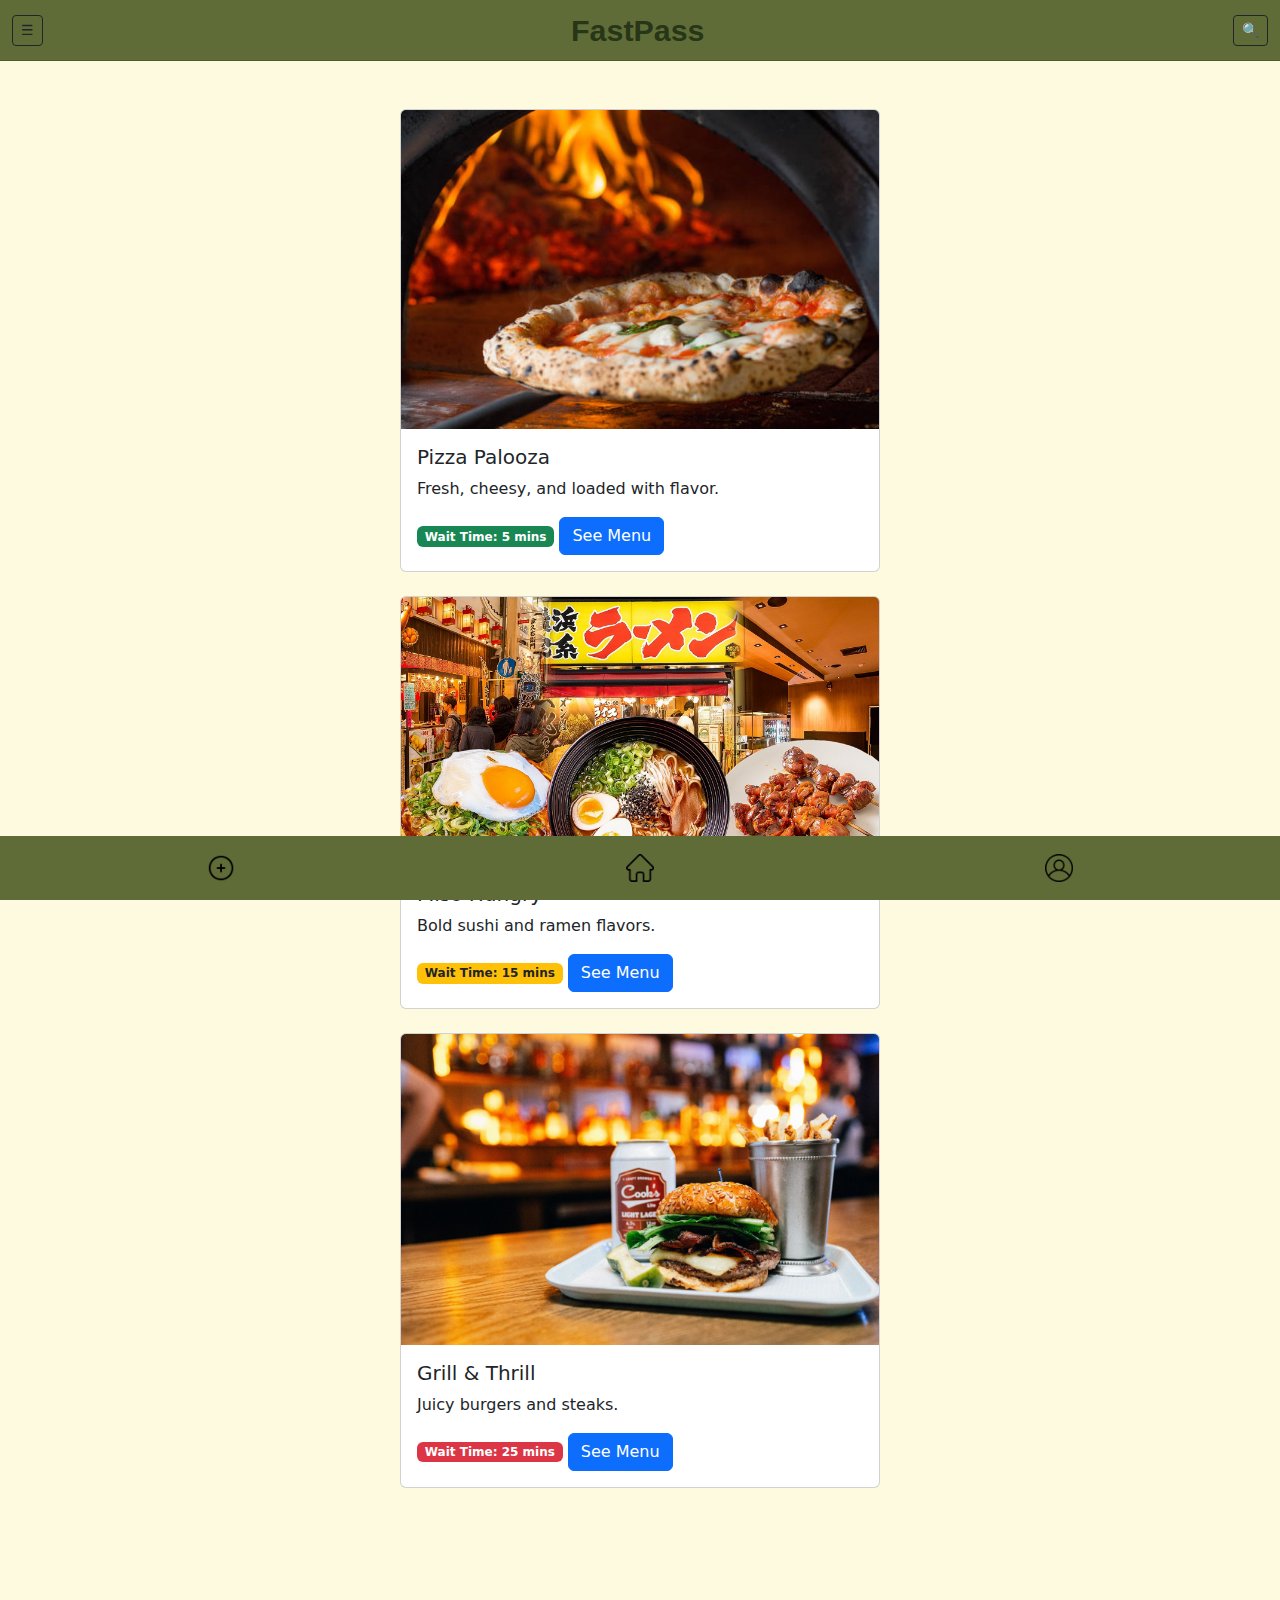
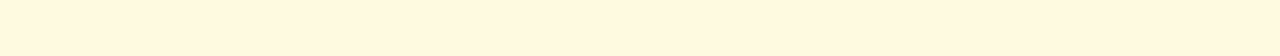
<file: landing.html>
<!doctype html>
<html lang="en">
  <head>
    <title>FastPass Landing</title>
    <meta charset="utf-8" />
    <meta name="viewport" content="width=device-width, initial-scale=1" />

    <link
      href="https://cdn.jsdelivr.net/npm/bootstrap@5.3.3/dist/css/bootstrap.min.css"
      rel="stylesheet"
    />
    <link rel="stylesheet" href="./styles/style.css" />
  </head>

  <body class="add-flow-page">
    <!-- NAVBAR -->
    <nav class="navbar navbar-light topbar-custom">
      <div
        class="container-fluid d-flex justify-content-between align-items-center"
      >
        <!-- Filter Dropdown -->
        <div class="dropdown">
          <button
            class="btn btn-outline-dark btn-sm"
            type="button"
            id="filterDropdownBtn"
            data-bs-toggle="dropdown"
            aria-expanded="false"
            title="Filter"
          >
            ☰
          </button>

          <div class="dropdown-menu p-3" style="min-width: 270px">
            <!-- Cuisine -->
            <label class="form-label mb-1"><strong>Cuisine</strong></label>
            <div class="mb-2 filter-group" data-filter="cuisine">
              <button
                class="btn btn-outline-dark btn-sm me-1 mb-1 filter-btn"
                data-value="pizza"
              >
                Pizza
              </button>
              <button
                class="btn btn-outline-dark btn-sm me-1 mb-1 filter-btn"
                data-value="sushi"
              >
                Sushi
              </button>
              <button
                class="btn btn-outline-dark btn-sm me-1 mb-1 filter-btn"
                data-value="burger"
              >
                Burger
              </button>
            </div>

            <!-- Wait Time -->
            <label class="form-label mb-1"><strong>Wait Time</strong></label>
            <div class="mb-2 filter-group" data-filter="wait">
              <button
                class="btn btn-outline-dark btn-sm me-1 mb-1 filter-btn"
                data-value="0-5"
              >
                0–5
              </button>
              <button
                class="btn btn-outline-dark btn-sm me-1 mb-1 filter-btn"
                data-value="6-15"
              >
                6–15
              </button>
              <button
                class="btn btn-outline-dark btn-sm me-1 mb-1 filter-btn"
                data-value="16-25"
              >
                16–25+
              </button>
            </div>

            <!-- Location -->
            <label class="form-label mb-1"><strong>Location</strong></label>
            <div class="mb-2 filter-group" data-filter="location">
              <button
                class="btn btn-outline-dark btn-sm me-1 mb-1 filter-btn"
                data-value="downtown"
              >
                Downtown
              </button>
              <button
                class="btn btn-outline-dark btn-sm me-1 mb-1 filter-btn"
                data-value="uptown"
              >
                Uptown
              </button>
              <button
                class="btn btn-outline-dark btn-sm me-1 mb-1 filter-btn"
                data-value="suburbs"
              >
                Suburbs
              </button>
            </div>

            <!-- Clear -->
            <button
              id="clearFilterBtn"
              class="btn btn-outline-secondary btn-sm w-100 mt-2"
            >
              Clear Filter
            </button>
          </div>
        </div>

        <!-- Back to home through fastpass -->
        <a class="navbar-brand mx-auto mb-0 topbar-brand" href="./index.html">
          FastPass
        </a>

        <!-- Search Button -->
        <button
          id="searchToggleBtn"
          class="btn btn-outline-dark btn-sm"
          type="button"
          data-bs-toggle="collapse"
          data-bs-target="#navbarSearch"
        >
          🔍
        </button>
      </div>
    </nav>

    <!-- Search Bar -->
    <div class="collapse" id="navbarSearch">
      <div class="container-fluid py-2">
        <input
          class="form-control"
          type="search"
          placeholder="Search restaurants..."
        />
      </div>
    </div>

    <!-- RESTAURANTS -->
    <main class="container my-5 d-flex flex-column align-items-center">
      <!-- Pizza -->
      <div
        class="card mb-4 restaurant-card"
        data-cuisine="pizza"
        data-wait="0-5"
        data-location="downtown"
        style="max-width: 480px; width: 100%"
      >
        <img class="card-img-top" src="images/pizzaresturant.jpg" alt="Pizza" />
        <div class="card-body">
          <h5 class="card-title">Pizza Palooza</h5>
          <p class="card-text">Fresh, cheesy, and loaded with flavor.</p>
          <span class="badge bg-success mb-2">Wait Time: 5 mins</span>
          <a href="#" class="btn btn-primary">See Menu</a>
        </div>
      </div>

      <!-- Sushi -->
      <div
        class="card mb-4 restaurant-card"
        data-cuisine="sushi"
        data-wait="6-15"
        data-location="uptown"
        style="max-width: 480px; width: 100%"
      >
        <img class="card-img-top" src="images/resturantJapan.jpg" alt="Sushi" />
        <div class="card-body">
          <h5 class="card-title">Miso Hungry</h5>
          <p class="card-text">Bold sushi and ramen flavors.</p>
          <span class="badge bg-warning text-dark mb-2"
            >Wait Time: 15 mins</span
          >
          <a href="#" class="btn btn-primary">See Menu</a>
        </div>
      </div>

      <!-- Burger -->
      <div
        class="card mb-4 restaurant-card"
        data-cuisine="burger"
        data-wait="16-25"
        data-location="suburbs"
        style="max-width: 480px; width: 100%"
      >
        <img
          class="card-img-top"
          src="images/burgerresturant.jpg"
          alt="Burger"
        />
        <div class="card-body">
          <h5 class="card-title">Grill & Thrill</h5>
          <p class="card-text">Juicy burgers and steaks.</p>
          <span class="badge bg-danger mb-2">Wait Time: 25 mins</span>
          <a href="#" class="btn btn-primary">See Menu</a>
        </div>
      </div>
    </main>

    <!-- FOOTER -->
    <nav class="navbar fixed-bottom custom-footer">
      <div class="container-fluid d-flex justify-content-around text-center">
        <a href="./add.html" class="nav-link">
          <img src="images/add.png" alt="Add" class="nav-icon" />
        </a>
        <a href="./landing.html" class="nav-link active">
          <img src="images/home.png" alt="Home" class="home-icon" />
        </a>
        <a href="#" id="profile-link" class="nav-link">
          <img src="images/user.png" alt="Profile" class="profile-icon" />
        </a>
      </div>
    </nav>

    <!-- JS -->
    <script src="https://cdn.jsdelivr.net/npm/bootstrap@5.3.3/dist/js/bootstrap.bundle.min.js"></script>

    <script>
      const filterButtons = document.querySelectorAll(".filter-btn");
      const clearBtn = document.getElementById("clearFilterBtn");
      const restaurantCards = document.querySelectorAll(".restaurant-card");

      const selectedFilters = {
        cuisine: [],
        wait: [],
        location: [],
      };

      filterButtons.forEach((button) => {
        button.addEventListener("click", () => {
          const group = button.closest(".filter-group").dataset.filter;
          const value = button.dataset.value;

          button.classList.toggle("active");
          button.classList.toggle("btn-dark");
          button.classList.toggle("btn-outline-dark");

          if (selectedFilters[group].includes(value)) {
            selectedFilters[group] = selectedFilters[group].filter(
              (v) => v !== value,
            );
          } else {
            selectedFilters[group].push(value);
          }

          applyFilters();
        });
      });

      function applyFilters() {
        restaurantCards.forEach((card) => {
          const cuisineMatch =
            selectedFilters.cuisine.length === 0 ||
            selectedFilters.cuisine.includes(card.dataset.cuisine);

          const waitMatch =
            selectedFilters.wait.length === 0 ||
            selectedFilters.wait.includes(card.dataset.wait);

          const locationMatch =
            selectedFilters.location.length === 0 ||
            selectedFilters.location.includes(card.dataset.location);

          card.style.display =
            cuisineMatch && waitMatch && locationMatch ? "" : "none";
        });
      }

      clearBtn.addEventListener("click", () => {
        Object.keys(selectedFilters).forEach(
          (key) => (selectedFilters[key] = []),
        );
        filterButtons.forEach((btn) => {
          btn.classList.remove("active", "btn-dark");
          btn.classList.add("btn-outline-dark");
        });
        restaurantCards.forEach((card) => (card.style.display = ""));
      });
    </script>
  </body>
</html>
</file>
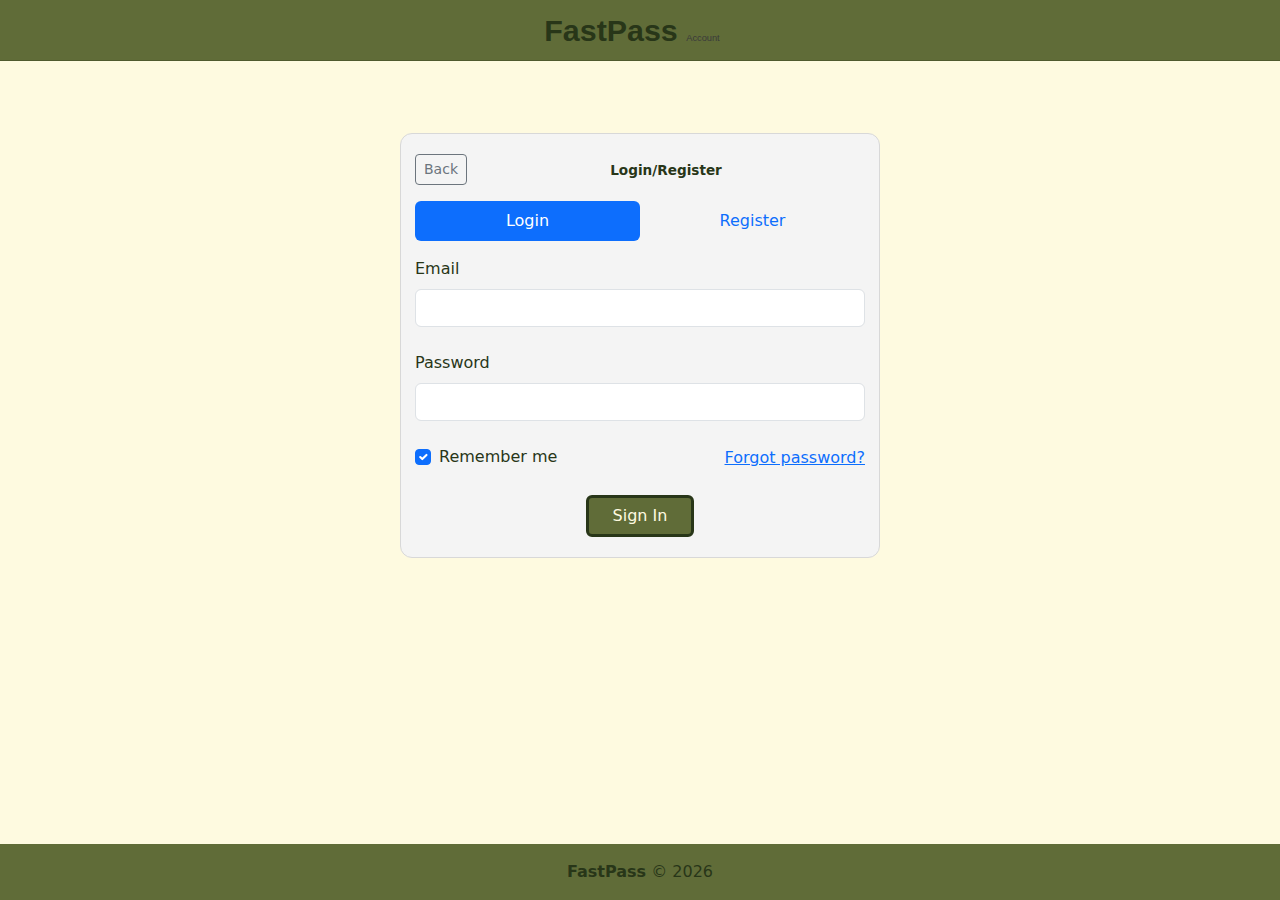
<file: login.html>
<!doctype html>
<html lang="en">
  <head>
    <title>FastPass Login/Register</title>
    <meta name="comp1800 template" content="FastPass App" />
    <meta charset="utf-8" />
    <meta name="viewport" content="width=device-width, initial-scale=1" />

    <!-- Bootstrap CSS -->
    <link
      href="https://cdn.jsdelivr.net/npm/bootstrap@5.3.3/dist/css/bootstrap.min.css"
      rel="stylesheet"
    />

    <!--stylesheet -->
    <link rel="stylesheet" href="./styles/style.css" />
  </head>

  <body class="add-flow-page d-flex flex-column min-vh-100">
    <!-- Top Navbar -->
    <nav class="navbar navbar-light topbar-custom">
      <div class="container-fluid justify-content-center">
        <a class="navbar-brand mb-0 topbar-brand" href="./index.html">
          FastPass <small class="topbar-subtitle">Account</small>
        </a>
      </div>
    </nav>

    <!-- Main content -->
    <main class="container flex-grow-1 my-5">
      <section class="add-flow-card">
        <div class="add-flow-head">
          <a href="./index.html" class="btn btn-sm btn-outline-secondary"
            >Back</a
          >
          <p class="step-label">Login/Register</p>
          <span></span>
        </div>

        <ul class="nav nav-pills nav-justified mb-3" id="ex1" role="tablist">
          <li class="nav-item" role="presentation">
            <a
              class="nav-link active"
              id="tab-login"
              data-bs-toggle="pill"
              href="#pills-login"
              role="tab"
              aria-controls="pills-login"
              aria-selected="true"
              >Login</a
            >
          </li>
          <li class="nav-item" role="presentation">
            <a
              class="nav-link"
              id="tab-register"
              data-bs-toggle="pill"
              href="#pills-register"
              role="tab"
              aria-controls="pills-register"
              aria-selected="false"
              >Register</a
            >
          </li>
        </ul>

        <!-- Show erros here -->
        <div id="authAlert" class="alert alert-danger d-none" role="alert"></div>

        <div class="tab-content">
          <!-- Login Tab -->
          <div
            class="tab-pane fade show active"
            id="pills-login"
            role="tabpanel"
            aria-labelledby="tab-login"
          >
            <form id="loginForm">
              <div class="mb-4">
                <label class="form-label">Email</label>
                <input id="loginEmail" type="email" class="form-control add-input" />
              </div>
              <div class="mb-4">
                <label class="form-label">Password</label>
                <input id="loginPassword" type="password" class="form-control add-input" />
              </div>
              <div class="d-flex justify-content-between mb-4">
                <div class="form-check">
                  <input
                    class="form-check-input"
                    type="checkbox"
                    value=""
                    id="loginCheck"
                    checked
                  />
                  <label class="form-check-label" for="loginCheck"
                    >Remember me</label
                  >
                </div>
                <a href="#!" class="align-self-center">Forgot password?</a>
              </div>
              <div class="text-center">
                <button type="submit" class="btn btn-info px-4">Sign In</button>
              </div>
            </form>
          </div>

          <!-- Register Tab -->
          <div
            class="tab-pane fade"
            id="pills-register"
            role="tabpanel"
            aria-labelledby="tab-register"
          >
            <form id="signupForm">
              <div class="mb-3">
                <label class="form-label">Name</label>
                <input id="signupName" type="text" class="form-control add-input" />
              </div>
              <div class="mb-3">
                <label class="form-label">Username</label>
                <input type="text" class="form-control add-input" />
              </div>
              <div class="mb-3">
                <label class="form-label">Email</label>
                <input id="signupEmail" type="email" class="form-control add-input" />
              </div>
              <div class="mb-3">
                <label class="form-label">Password</label>
                <input id="signupPassword" type="password" class="form-control add-input" />
              </div>
              <div class="mb-3">
                <label class="form-label">Repeat Password</label>
                <input type="password" class="form-control add-input" />
              </div>
              <div class="form-check d-flex justify-content-center mb-4">
                <input
                  class="form-check-input me-2"
                  type="checkbox"
                  value=""
                  id="registerCheck"
                  checked
                />
                <label class="form-check-label" for="registerCheck"
                  >I agree to the terms</label
                >
              </div>
              <div class="text-center">
                <button type="submit" class="btn btn-info px-4">Sign Up</button>
              </div>
            </form>
          </div>
        </div>
      </section>
    </main>

    <!-- Footer -->
    <footer class="custom-footer text-center py-3 mt-auto">
      <strong>FastPass</strong> &copy; 2026
    </footer>

    <!-- Bootstrap JS -->
    <script src="https://cdn.jsdelivr.net/npm/bootstrap@5.3.3/dist/js/bootstrap.bundle.min.js"></script>
    <script type="module" src="/src/loginSignup.js"></script>

    <script type="module" src="./src/main.js"></script>
    <script type="module" src="./src/goToProfile.js"></script>
  </body>
</html>
</file>
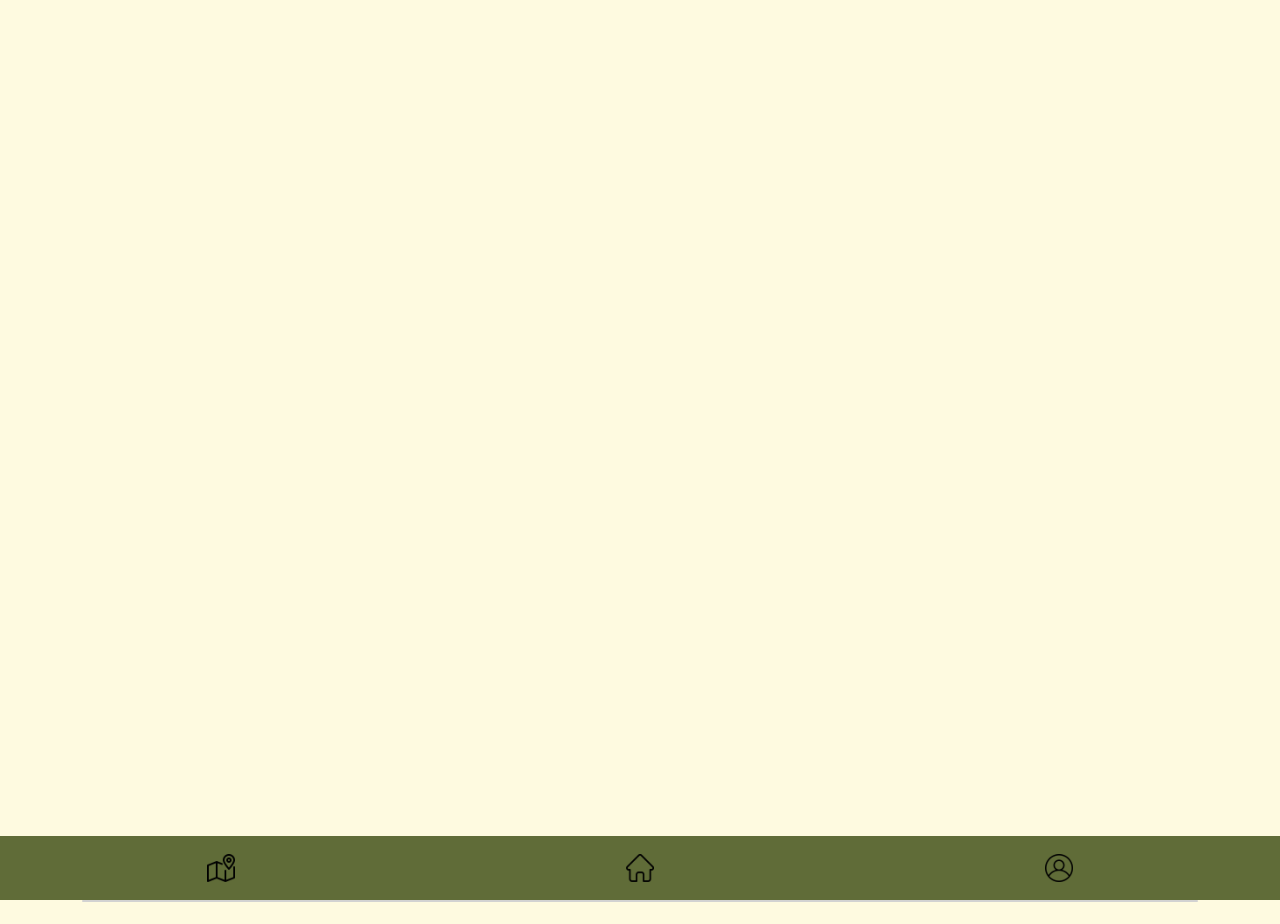
<file: map.html>
<!DOCTYPE html>
<html lang="en">

<head>
    <title>My BCIT Project</title>
    <meta name="comp1800 template" content="My 1800 App">

    <!-- Required meta tags -->
    <meta charset="utf-8">
    <meta name="viewport" content="width=device-width, initial-scale=1">

    <!-- Web Components for shared navbar and footer layout -->
    <!-- Bootstrap CSS -->
    <link
      href="https://cdn.jsdelivr.net/npm/bootstrap@5.3.3/dist/css/bootstrap.min.css"
      rel="stylesheet"
      />
    
      
    <!-- Custom CSS -->
    <link rel="stylesheet" href="/styles/style.css" /> 
    <link rel="stylesheet" href="/styles/map.css"/>
</head>



<body>
    <!------------------------------>
    <!-- Your HTML Layout go here -->
    <!------------------------------>

    <main class="container mt-0 mb-4 map-body">
        <div id="map"></div>

        <div>
            <div class="card"></div>
            <div class="card-body">
            </div>
        </div>
    </main>

    <!-- our own navbar goes here -->
     
    <site-navbar></site-navbar>

    <!-- Main content goes here -->

    <!-- our own footer goes here -->
    <!-- FOOTER -->
    <div id="footer"></div>
    <!-- <site-footer></site-footer> -->
    <!---------------------------------------------->
    <!-- Your own JavaScript scripts go here      -->
    <!---------------------------------------------->

    <script type="module" src="./src/map.js"></script>
    <script src="/src/footer.js"></script>
</body>

</html>
</file>
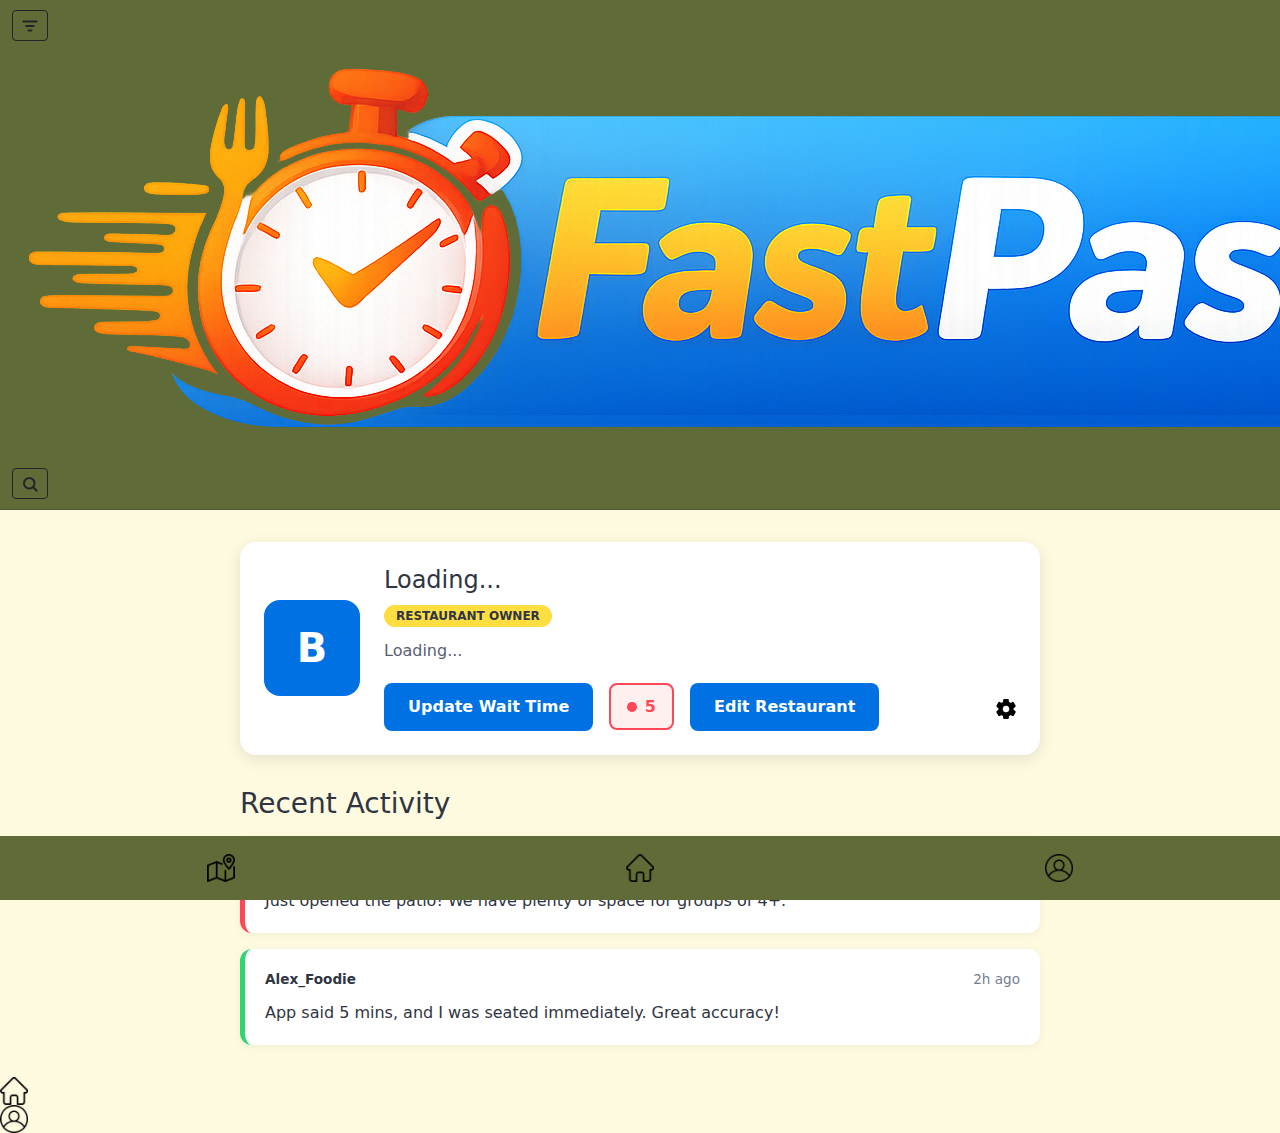
<file: owner-profile.html>
<!doctype html>
<html lang="en">
  <head>
    <title>My BCIT Project</title>
    <meta name="comp1800 template" content="My 1800 App" />

    <meta charset="utf-8" />
    <meta name="viewport" content="width=device-width, initial-scale=1" />

    <link
      href="https://cdn.jsdelivr.net/npm/bootstrap@5.3.3/dist/css/bootstrap.min.css"
      rel="stylesheet"
    />

    <link rel="stylesheet" href="./styles/style.css" />

    <link rel="stylesheet" href="./styles/profile.css" />
  </head>

  <body>
    <!-- start nav -->
    <nav class="navbar navbar-light topbar-custom">
      <div class="container-fluid">
        <button
          type="button"
          class="btn btn-outline-dark btn-sm"
          aria-label="Filter"
          title="Filter"
        >
          <svg
            xmlns="http://www.w3.org/2000/svg"
            width="18"
            height="18"
            viewBox="0 0 24 24"
            fill="none"
            stroke="currentColor"
            stroke-width="2.5"
            stroke-linecap="round"
            aria-hidden="true"
          >
            <line x1="3" y1="6" x2="21" y2="6"></line>
            <line x1="7" y1="12" x2="17" y2="12"></line>
            <line x1="10" y1="18" x2="14" y2="18"></line>
          </svg>
        </button>

        <a class="navbar-brand mx-auto mb-0 topbar-brand" href="./index.html">
          <img src="./images/logoNoBG.png" alt="FastPass" class="topbar-logo" />
        </a>

        <div class="d-flex align-items-center">
          <button
            id="searchToggleBtn"
            class="btn btn-outline-dark btn-sm me-2"
            type="button"
            aria-expanded="false"
            aria-controls="navbarSearch"
            aria-label="Search"
            title="Search"
          >
            <svg
              xmlns="http://www.w3.org/2000/svg"
              width="18"
              height="18"
              viewBox="0 0 24 24"
              fill="none"
              stroke="currentColor"
              stroke-width="2.5"
              stroke-linecap="round"
              stroke-linejoin="round"
              aria-hidden="true"
            >
              <circle cx="11" cy="11" r="7"></circle>
              <line x1="16.65" y1="16.65" x2="21" y2="21"></line>
            </svg>
          </button>
        </div>
      </div>
    </nav>
    <div class="collapse topbar-search-wrap" id="navbarSearch">
      <div class="container-fluid py-2">
        <form class="d-flex" role="search">
          <input
            id = "restaurantSearch"
            class="form-control"
            type="search"
            placeholder="Search"
            aria-label="Search"
          />
          <button class="btn btn-outline-success ms-2" type="submit">Go</button>
        </form>
      </div>
    </div>
    <!-- end nav -->

    <!-- start profile -->
    <div class="app-profile-wrapper">
      <div class="restaurant-card-profile">
        <div id="restaurant-avatar" class="restaurant-avatar">B</div>

        <div class="restaurant-info">
          <h1 id="restaurant-name">Loading...</h1>
          <span class="role-badge">Restaurant Owner</span>
          <p id="restaurant-description" style="margin: 0.75rem 0; color: #57606f">
            Loading...
          </p>

          <div class="action-bar">
            <button id="waitTime" class="update-btn">
              Update Wait Time
            </button>
            <div class="wait-pill">
              <span class="live-dot"></span>
              <span id="wait-time-value">5</span>
            </div>
            <button class="edit-btn">Edit Restaurant</button>
            <a class="settings" href="profile-settings.html"><img class="settings" src="./images/settings.png" /></a>
          </div>
        </div>
      </div>
      

      <h3 style="margin-bottom: 1rem">Recent Activity</h3>

      <div class="posts-container">
        <div class="post-card">
          <div class="post-meta">
            <span class="post-user">The Burger Joint</span>
            <span>12m ago</span>
          </div>
          <div class="post-body">
            Just opened the patio! We have plenty of space for groups of 4+.
          </div>
        </div>

        <div class="post-card" style="border-left-color: #2ed573">
          <div class="post-meta">
            <span class="post-user">Alex_Foodie</span>
            <span>2h ago</span>
          </div>
          <div class="post-body">
            App said 5 mins, and I was seated immediately. Great accuracy!
          </div>
        </div>
      </div>
    </div>
    <!-- end profile -->

</div>
<!-- end profile -->

<!-- fixed bottom footer -->
  <nav class="navbar fixed-bottom custom-footer">
    <div class="container-fluid d-flex justify-content-around text-center">
      <!--- add restraint page --->
      <a href="#" class="nav-link active">
        <img src="images/map.png" alt="Add" class="nav-icon">
      </a>
      <!--- home page --->

      <a href="/restaurant_list/landing.html" class="nav-link">
        <img src="/images/home.png" alt="Home" class="home-icon">
      </a>
      <!---user profile page-->

      <a href="#" id="profile-link" class="nav-link">
        <img src="images/user.png" aria-label="Profile" class="profile-icon">
      </a>

    </div>
  </nav>

        <a href="/restaurant_list/landing.html" class="nav-link">
          <img src="/images/home.png" alt="Home" class="home-icon" />
        </a>
        <!---user profile page-->

        <a href="/user-profile.html" id="profile-link" class="nav-link">
          <img
            src="/images/user.png"
            aria-label="Profile"
            class="profile-icon"
          />
        </a>
      </div>
    </nav>

    <!-- Bootstrap JS bundle -->
    <script src="https://cdn.jsdelivr.net/npm/bootstrap@5.3.3/dist/js/bootstrap.bundle.min.js"></script>
    <!---------------------------------------------->
    <!-- Your own JavaScript functions go here    -->
    <!---------------------------------------------->
    <!-- Bootstrap JS bundle -->
    <script src="https://cdn.jsdelivr.net/npm/bootstrap@5.3.3/dist/js/bootstrap.bundle.min.js"></script>

    <!---------------------------------------------->
    <!-- Your own JavaScript functions go here    -->
    <!---------------------------------------------->

    <!-- <script src="./src/main.js"></script> -->
    <script type="module" src="./src/WaitTime.js"></script>
    <script type="module" src="./src/ownerProfile.js"></script>
    <script>
      const searchToggleBtn = document.getElementById("searchToggleBtn");
      const navbarSearch = document.getElementById("navbarSearch");

      if (searchToggleBtn && navbarSearch && window.bootstrap) {
        const searchCollapse = bootstrap.Collapse.getOrCreateInstance(
          navbarSearch,
          {
            toggle: false,
          },
        );

        searchToggleBtn.addEventListener("click", function (event) {
          event.preventDefault();
          searchCollapse.toggle();
        });

        navbarSearch.addEventListener("shown.bs.collapse", function () {
          searchToggleBtn.setAttribute("aria-expanded", "true");
        });

        navbarSearch.addEventListener("hidden.bs.collapse", function () {
          searchToggleBtn.setAttribute("aria-expanded", "false");
        });
      }
    </script>


    <script type="module" src="./src/main.js"></script>
    <script type="module" src="./src/goToProfile.js"></script>
    
</body>

</html>
</file>
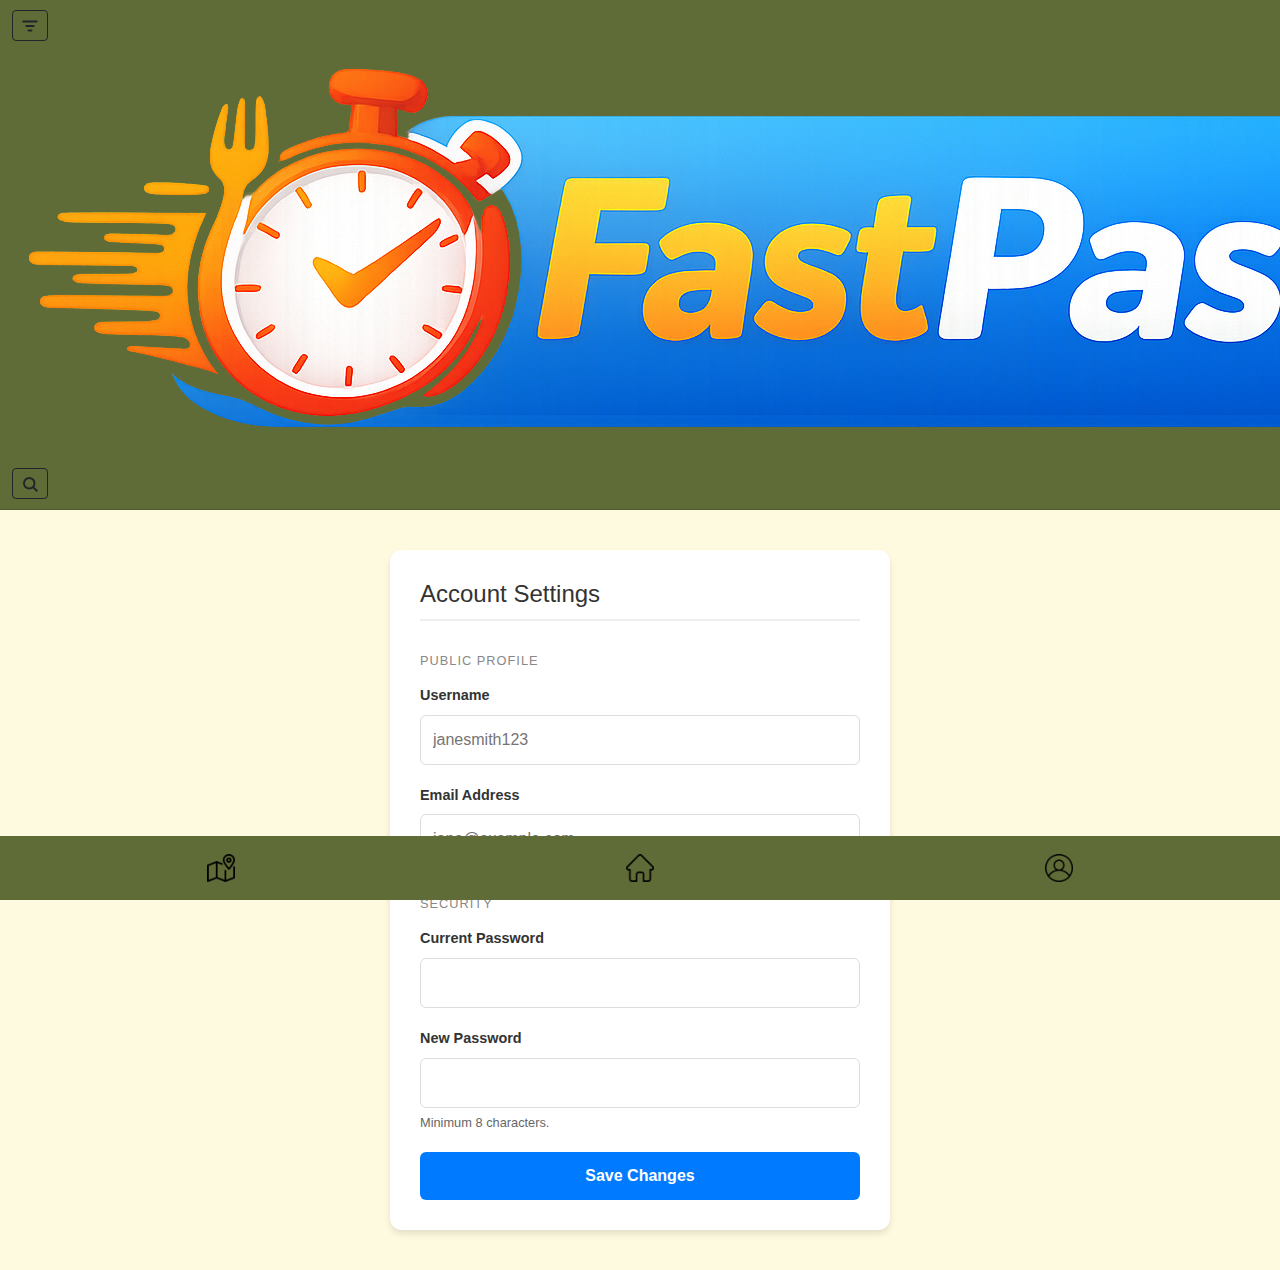
<file: profile-settings.html>
<!doctype html>
<html lang="en">
  <head>
    <title>My BCIT Project</title>
    <meta name="comp1800 template" content="My 1800 App" />

    <meta charset="utf-8" />
    <meta name="viewport" content="width=device-width, initial-scale=1" />

    <link
      href="https://cdn.jsdelivr.net/npm/bootstrap@5.3.3/dist/css/bootstrap.min.css"
      rel="stylesheet"
    />

    <link rel="stylesheet" href="./styles/style.css" />

    <style>
      .page {
        font-family:
          -apple-system, BlinkMacSystemFont, "Segoe UI", Roboto, Helvetica,
          Arial, sans-serif;
        background-color: #fefae0;
        color: #333;
        display: flex;
        justify-content: center;
        padding: 40px 20px;
      }

      .settings-card {
        background: white;
        width: 100%;
        max-width: 500px;
        padding: 30px;
        border-radius: 12px;
        box-shadow: 0 4px 6px rgba(0, 0, 0, 0.1);
      }

      h2 {
        margin-top: 0;
        font-size: 1.5rem;
        border-bottom: 2px solid #eee;
        padding-bottom: 10px;
      }

      .form-group {
        margin-bottom: 20px;
      }

      label {
        display: block;
        font-weight: 600;
        margin-bottom: 8px;
        font-size: 0.9rem;
      }

      input {
        width: 100%;
        padding: 12px;
        border: 1px solid #ddd;
        border-radius: 6px;
        box-sizing: border-box;
        font-size: 1rem;
        transition: border-color 0.2s;
      }

      input:focus {
        outline: none;
        border-color: #007bff;
      }

      .btn-save {
        background-color: #007bff;
        color: white;
        border: none;
        padding: 12px 20px;
        border-radius: 6px;
        cursor: pointer;
        font-size: 1rem;
        font-weight: bold;
        width: 100%;
      }

      .btn-save:hover {
        background-color: #0056b3;
      }

      .section-title {
        font-size: 0.8rem;
        text-transform: uppercase;
        color: #888;
        letter-spacing: 1px;
        margin: 30px 0 15px;
      }

      .helper-text {
        font-size: 0.8rem;
        color: #666;
        margin-top: 5px;
      }

    .btn-logout {
      margin-block: 1rem;
      background-color: #007bff;
      color: white;
      border: none;
      padding: 12px 20px;
      border-radius: 6px;
      cursor: pointer;
      font-size: 1rem;
      font-weight: bold;
      width: 100%;
    }

    .btn-logout:hover {
      background-color: #0056b3;
    }
  </style>
</head>


<body>
  <!-- start nav -->
  <nav class="navbar navbar-light topbar-custom">
    <div class="container-fluid">
      <button type="button" class="btn btn-outline-dark btn-sm" aria-label="Filter" title="Filter">
        <svg xmlns="http://www.w3.org/2000/svg" width="18" height="18" viewBox="0 0 24 24" fill="none"
          stroke="currentColor" stroke-width="2.5" stroke-linecap="round" aria-hidden="true">
          <line x1="3" y1="6" x2="21" y2="6"></line>
          <line x1="7" y1="12" x2="17" y2="12"></line>
          <line x1="10" y1="18" x2="14" y2="18"></line>
        </svg>
      </button>

      <a class="navbar-brand mx-auto mb-0 topbar-brand" href="./index.html">
        <img src="./images/logoNoBG.png" alt="FastPass" class="topbar-logo" />
      </a>

      <div class="d-flex align-items-center">
        <button id="searchToggleBtn" class="btn btn-outline-dark btn-sm me-2" type="button" aria-expanded="false"
          aria-controls="navbarSearch" aria-label="Search" title="Search">
          <svg xmlns="http://www.w3.org/2000/svg" width="18" height="18" viewBox="0 0 24 24" fill="none"
            stroke="currentColor" stroke-width="2.5" stroke-linecap="round" stroke-linejoin="round" aria-hidden="true">
            <circle cx="11" cy="11" r="7"></circle>
            <line x1="16.65" y1="16.65" x2="21" y2="21"></line>
          </svg>
        </button>

        <div class="d-flex align-items-center">
        </div>
      </div>
    </nav>
    <div class="collapse topbar-search-wrap" id="navbarSearch">
      <div class="container-fluid py-2">
        <form class="d-flex" role="search">
          <input
          id = "restaurantSearch"
            class="form-control"
            type="search"
            placeholder="Search"
            aria-label="Search"
          />
          <button class="btn btn-outline-success ms-2" type="submit">Go</button>
        </form>
      </div>
    </div>
    <!-- end nav -->

    <div class="page">
      <div class="settings-card">
        <h2>Account Settings</h2>

        <form id="update-profile-form">
          <div class="section-title">Public Profile</div>

          <div class="form-group">
            <label for="username">Username</label>
            <input
              type="text"
              id="new-username"
              name="username"
              placeholder="janesmith123"
            />
          </div>

          <div class="form-group">
            <label for="email">Email Address</label>
            <input
              type="email"
              id="new-email"
              name="email"
              placeholder="jane@example.com"
            />
          </div>

          <div class="section-title">Security</div>

          <div class="form-group">
            <label for="current-password">Current Password</label>
            <input
              type="password"
              id="current-password"
              name="current-password"
            />
          </div>

          <div class="form-group">
            <label for="new-password">New Password</label>
            <input type="password" id="new-password" name="new-password" />
            <p class="helper-text">Minimum 8 characters.</p>
          </div>

          <button type="submit" class="btn-save">Save Changes</button>
      </form>
    </div>
  </div>

    <!-- fixed bottom footer -->
    <div id="footer"></div>

    <!-- Bootstrap JS bundle -->
    <script src="https://cdn.jsdelivr.net/npm/bootstrap@5.3.3/dist/js/bootstrap.bundle.min.js"></script>
    <!---------------------------------------------->
    <!-- Your own JavaScript functions go here    -->
    <!---------------------------------------------->
    <!-- Bootstrap JS bundle -->
    <script src="https://cdn.jsdelivr.net/npm/bootstrap@5.3.3/dist/js/bootstrap.bundle.min.js"></script>

    <!---------------------------------------------->
    <!-- Your own JavaScript functions go here    -->
    <!---------------------------------------------->

    <script type="module" src="./src/main.js"></script>
    <script type="module" src="./src/profileSettings.js"></script>
    <script type="module" src="./src/search.js"></script>
    <script type="module" src="./src/goToProfile.js"></script>

    <script>
      const searchToggleBtn = document.getElementById("searchToggleBtn");
      const navbarSearch = document.getElementById("navbarSearch");

      if (searchToggleBtn && navbarSearch && window.bootstrap) {
        const searchCollapse = bootstrap.Collapse.getOrCreateInstance(
          navbarSearch,
          {
            toggle: false,
          },
        );

        searchToggleBtn.addEventListener("click", function (event) {
          event.preventDefault();
          searchCollapse.toggle();
        });

        navbarSearch.addEventListener("shown.bs.collapse", function () {
          searchToggleBtn.setAttribute("aria-expanded", "true");
        });

        navbarSearch.addEventListener("hidden.bs.collapse", function () {
          searchToggleBtn.setAttribute("aria-expanded", "false");
        });
      }
    </script>
    <script type="module" src="/src/footer.js"></script>
  </body>
</html>
</file>
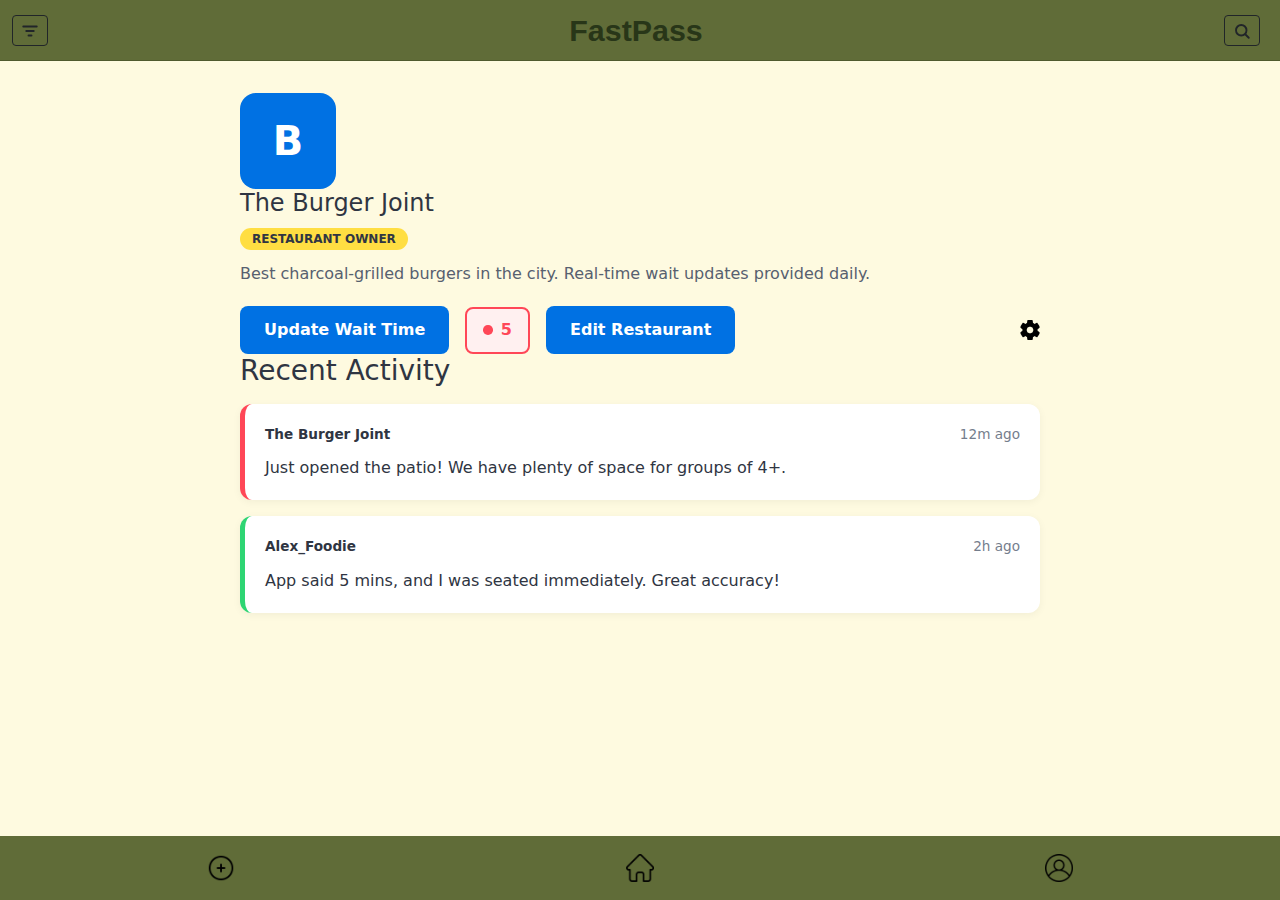
<file: profile.html>
<!DOCTYPE html>
<html lang="en">

<head>


    <title>My BCIT Project</title>
    <meta name="comp1800 template" content="My 1800 App">

    <meta charset="utf-8">
    <meta name="viewport" content="width=device-width, initial-scale=1">

    <link href="https://cdn.jsdelivr.net/npm/bootstrap@5.3.3/dist/css/bootstrap.min.css" rel="stylesheet">
    
    <link rel="stylesheet" href="./styles/style.css">

    <link rel="stylesheet" href="./styles/profile.css">
   

</head>


<body>
<!-- start nav -->
<nav class="navbar navbar-light topbar-custom">
  <div class="container-fluid">
    <button
      type="button"
      class="btn btn-outline-dark btn-sm"
      aria-label="Filter"
      title="Filter"
    >
      <svg
        xmlns="http://www.w3.org/2000/svg"
        width="18"
        height="18"
        viewBox="0 0 24 24"
        fill="none"
        stroke="currentColor"
        stroke-width="2.5"
        stroke-linecap="round"
        aria-hidden="true"
      >
        <line x1="3" y1="6" x2="21" y2="6"></line>
        <line x1="7" y1="12" x2="17" y2="12"></line>
        <line x1="10" y1="18" x2="14" y2="18"></line>
      </svg>
    </button>

    <a class="navbar-brand mx-auto mb-0 topbar-brand" href="./index.html">
      FastPass 
    </a>

    <div class="d-flex align-items-center">
      <button
        id="searchToggleBtn"
        class="btn btn-outline-dark btn-sm me-2"
        type="button"
        aria-expanded="false"
        aria-controls="navbarSearch"
        aria-label="Search"
        title="Search"
      >
        <svg
          xmlns="http://www.w3.org/2000/svg"
          width="18"
          height="18"
          viewBox="0 0 24 24"
          fill="none"
          stroke="currentColor"
          stroke-width="2.5"
          stroke-linecap="round"
          stroke-linejoin="round"
          aria-hidden="true"
        >
          <circle cx="11" cy="11" r="7"></circle>
          <line x1="16.65" y1="16.65" x2="21" y2="21"></line>
        </svg>
      </button>
    </div>
  </div>
</nav>
<div class="collapse topbar-search-wrap" id="navbarSearch">
  <div class="container-fluid py-2">
    <form class="d-flex" role="search">
      <input
        class="form-control"
        type="search"
        placeholder="Search"
        aria-label="Search"
      />
      <button class="btn btn-outline-success ms-2" type="submit">Go</button>
    </form>
  </div>
</div>
<!-- end nav -->


<!-- start profile -->
<div class="app-profile-wrapper">
    
    <div class="restaurant-card">
        <div class="restaurant-avatar">B</div>
        
        <div class="restaurant-info">
            <h1>The Burger Joint</h1>
            <span class="role-badge">Restaurant Owner</span>
            <p style="margin: 0.75rem 0; color: #57606f;">Best charcoal-grilled burgers in the city. Real-time wait updates provided daily.</p>
            
            <div class="action-bar">
                <button class="update-btn" onclick="updateWaitTime()">Update Wait Time</button>
                <div class="wait-pill">
                    <span class="live-dot"></span>
                    <span id="wait-time-value">5</span>
                    
                </div>
                <button class="edit-btn">Edit Restaurant</button>
                <img class="settings" src="./images/settings.png">
            </div>
        </div>
    </div>

    <h3 style="margin-bottom: 1rem;">Recent Activity</h3>
    
    <div class="posts-container">
        <div class="post-card">
            <div class="post-meta">
                <span class="post-user">The Burger Joint</span>
                <span>12m ago</span>
            </div>
            <div class="post-body">
                Just opened the patio! We have plenty of space for groups of 4+.
            </div>
        </div>

        <div class="post-card" style="border-left-color: #2ed573;">
            <div class="post-meta">
                <span class="post-user">Alex_Foodie</span>
                <span>2h ago</span>
            </div>
            <div class="post-body">
                App said 5 mins, and I was seated immediately. Great accuracy!
            </div>
        </div>
    </div>

</div>
<!-- end profile -->

<!-- fixed bottom footer -->
  <nav class="navbar fixed-bottom custom-footer">
    <div class="container-fluid d-flex justify-content-around text-center">
      <!--- add restraint page --->
      <a href="./add.html" class="nav-link active">
        <img src="images/add.png" alt="Add" class="nav-icon">
      </a>
      <!--- home page --->

      <a href="./landing.html" class="nav-link">
        <img src="images/home.png" alt="Home" class="home-icon">
      </a>
      <!---user profile page-->

      <a href="./profile.html" class="nav-link">
        <img src="images/user.png" aria-label="Profile" class="profile-icon">
      </a>

    </div>
  </nav>



    <!-- Bootstrap JS bundle -->
    <script src="https://cdn.jsdelivr.net/npm/bootstrap@5.3.3/dist/js/bootstrap.bundle.min.js"></script>
    <!---------------------------------------------->
    <!-- Your own JavaScript functions go here    -->
    <!---------------------------------------------->
    <!-- Bootstrap JS bundle -->
    <script src="https://cdn.jsdelivr.net/npm/bootstrap@5.3.3/dist/js/bootstrap.bundle.min.js"></script>

    <!---------------------------------------------->
    <!-- Your own JavaScript functions go here    -->
    <!---------------------------------------------->

<script src="./src/main.js"></script>
    <script>
      const searchToggleBtn = document.getElementById("searchToggleBtn");
      const navbarSearch = document.getElementById("navbarSearch");

      if (searchToggleBtn && navbarSearch && window.bootstrap) {
        const searchCollapse = bootstrap.Collapse.getOrCreateInstance(navbarSearch, {
          toggle: false,
        });

        searchToggleBtn.addEventListener("click", function (event) {
          event.preventDefault();
          searchCollapse.toggle();
        });

        navbarSearch.addEventListener("shown.bs.collapse", function () {
          searchToggleBtn.setAttribute("aria-expanded", "true");
        });

        navbarSearch.addEventListener("hidden.bs.collapse", function () {
          searchToggleBtn.setAttribute("aria-expanded", "false");
        });
      }
    </script>

    
</body>

</html>
</file>
<file: styles/map.css>
.map-body{
    height: 100vh;
    position: relative;
}

#map{
    width: 100%;
    height: 100%;
}

.maplibregl-popup-close-button {
    outline: none;
}

.search-container{
    position: absolute;
    top: 20px;
    left: 50%;
    transform: translateX(-50%);
    width: 80%;
    max-width: 400px;
    z-index: 1000;

}

#searchResults {
    top: 100%;
    left: 0;
    z-index: 2000;
    max-height: 200px;
    overflow-y: auto;
    background: white;
}

.maplibregl-ctrl-bottom-right {
    bottom: 20px !important;
    right: 10px !important;
}
</file>
<file: styles/profile.css>
/* Container - Fluid width with a cap for desktop */
.app-profile-wrapper {
    width: 95%;
    max-width: 50rem;
    margin: 2rem auto;
    font-family: 'Segoe UI', system-ui, sans-serif;
    color: #2f3542;
}

/* Header Card */
.restaurant-card-profile {
    background: #ffffff;
    border-radius: 1rem;
    padding: 1.5rem;
    box-shadow: 0 0.25rem 1rem rgba(0,0,0,0.1);
    display: flex;
    flex-wrap: wrap;
    align-items: center;
    gap: 1.5rem;
    margin-bottom: 2rem;
}

.restaurant-avatar {
    width: 6rem;
    height: 6rem;
    border-radius: 1rem;
    background: #0071e3;
    color: white;
    display: flex;
    align-items: center;
    justify-content: center;
    font-size: 2.5rem;
    font-weight: bold;
    flex-shrink: 0;
}

.logout {
    align-self: flex-start;

}

.logoutbtn {
    background: #0071e3;
    color: white;
    border: none;
    padding: 0.5rem 1rem;
    border-radius: 0.5rem;
    font-weight: 600;
    cursor: pointer;
    font-size: 1rem;
}

.logoutbtn:hover {
background: #014bbb;
}
.set {
    display: flex;
    justify-content: flex-end;
}

.settings {
    height: 20px;
    width:auto;
    margin-left:auto;
}

.restaurant-info {
    flex: 1;
    min-width: 15rem; /* Forces wrap on narrow mobile */
}

.restaurant-info h1 {
    margin: 0 0 0.5rem 0;
    font-size: 1.5rem;
}

.role-badge {
    background: #FFDE42;
    padding: 0.25rem 0.75rem;
    border-radius: 2rem;
    font-size: 0.75rem;
    font-weight: bold;
    text-transform: uppercase;
}



/* The Button & Wait Time Row */
.action-bar {
    display: flex;
    align-items: center;
    gap: 1rem;
    margin-top: 1.25rem;
    flex-wrap: wrap;
}

.update-btn {
    background: #0071e3;
    color: white;
    border: none;
    padding: 0.75rem 1.5rem;
    border-radius: 0.5rem;
    font-weight: 600;
    cursor: pointer;
    font-size: 1rem;
}

.update-btn:hover {
    background: #014bbb;
}


.wait-pill {
    display: flex;
    align-items: center;
    gap: 0.5rem;
    padding: 0.6rem 1rem;
    background: #fff0f0;
    color: #ff4757;
    border: 0.125rem solid #ff4757;
    border-radius: 0.5rem;
    font-weight: 800;
    font-size: 1rem;
}

.live-dot {
    height: 0.6rem;
    width: 0.6rem;
    background-color: #ff4757;
    border-radius: 50%;
}

.edit-btn {
    background: #0071e3;
    color: white;
    border: none;
    padding: 0.75rem 1.5rem;
    border-radius: 0.5rem;
    font-weight: 600;
    cursor: pointer;
    font-size: 1rem;
}
.edit-btn:hover {
    background: #014bbb;
}

/* Comments / Posts Section */
.posts-container {
    width: 100%;
}

.post-card {
    background: #ffffff;
    border-radius: 0.75rem;
    padding: 1.25rem;
    margin-bottom: 1rem;
    box-shadow: 0 0.125rem 0.5rem rgba(0,0,0,0.05);
    border-left: 0.35rem solid #ff4757;
}

.post-meta {
    display: flex;
    justify-content: space-between;
    font-size: 0.85rem;
    color: #747d8c;
    margin-bottom: 0.75rem;
}

.post-user {
    font-weight: 700;
    color: #2f3542;
}

.post-body {
    line-height: 1.5;
    font-size: 1rem;
}

/* Mobile Adjustments */
@media (max-width: 35rem) {
    .restaurant-card-profile {
        flex-direction: column;
        text-align: center;
    }
    .action-bar {
        justify-content: center;
    }
    .update-btn {
        width: 100%;
    }
    .logout {
    align-self: flex-end;
}
}
</file>
<file: styles/style.css>
/*
* --------------------------------------------------
* Custom styles overriding Bootstrap defaults
* --------------------------------------------------
*
* Design principles applied:
*
* 1) 20/80 Rule
*    A small number of targeted changes (colours on key
*    components like buttons, navbar, and backgrounds)
*    create most of the visual impact without rewriting
*    Bootstrap’s core styles.
*
* 2) 60 / 30 / 10 Colour Rule
*    - 60% dominant: lighter for backgrounds and large surfaces
*    - 30% primary/secondary: primary for main actions, secondary for supporting elements
*    - 10% accent: used sparingly for hover or emphasis
*/

/* --------------------------------------------------
* Theme colours (CSS variables)
* --------------------------------------------------
*
* Store as variables for reuse and maintainability. 
*/
:root {
    /* 60% — background */
    --light-text: #fefae0;

    /* 30% — primary actions and supporting surfaces) */
    --primary: #283618;
    --secondary: #606c38;

    /* 10% — accent for emphasis and interaction */
    --accent: #dda15e;

    /* Button border widths */
    --btn-border-width: 3px;
    --btn-border-width-hover: 5px;
}

/* --------------------------------------------------
* Base page styles
* --------------------------------------------------
*
* The dominant (60%) colour establishes a clean canvas for the page.
*/
body {
    background-color: var(--light-text);
    color: var(--primary);
}

/* --------------------------------------------------
* Bootstrap utility class: .bg-info
* --------------------------------------------------
*
* Overriding .bg-info applies the secondary (30%) colour used in navbar.
* This small change creates a major visual shift, demonstrating the 20/80 rule.
*
* !important is used because Bootstrap utility classes
* are designed to take priority.
*/
.bg-info {
    background-color: var(--secondary) !important;
}

/* --------------------------------------------------
* Navbar (.navbar-light - text colour on light background)
* --------------------------------------------------
*
* If the navbar is using .bg-info, we want the text complement it.
*/
.navbar-light .navbar-brand,
.navbar-light .navbar-nav .nav-link {
    color: var(--primary);
    font-weight: 700;
}

/*
* Accent colour is introduced only on hover and focus on navbar elements,
* keeping it within the 10% usage range.
*/
.navbar-light .navbar-nav .nav-link:hover,
.navbar-light .navbar-nav .nav-link:focus {
    color: var(--accent);
}

/* --------------------------------------------------
* Button: .btn-info
* --------------------------------------------------
*  
* Uses secondary (30%) color used in the call-to-action buttons, 
* with a border to add visual interest without overwhelming the design.
*/
.btn-info {
    color: var(--light-text);
    background-color: var(--secondary);
    border-color: var(--primary);
    border-width: var(--btn-border-width);
}

/*
* OPTIONAL: Hover/focus for desktop users - progressive enhancement
* A thicker accent-colored border adds visual feedback without 
* changing the button's core color scheme.
*/
.btn-info:hover,
.btn-info:focus {
    background-color: var(--secondary);
    border-color: var(--accent);
    border-width: var(--btn-border-width-hover);
}

.navbar-brand{
    font-family: 'Caveat', cursive; /*change the font name for what you have*/
    font-size: 2.25rem;
}


/*
* footer
*/
.custom-footer {
  background-color: #606c38;
}

.custom-footer .nav-link {
  padding: 10px 0;
}


.nav-icon {
  width: 28px;
  height: 28px;
}

.home-icon{
    width: 28px;
    height: 28px;
}

.profile-icon{
    width: 28px;
    height: 28px;
}

/* Add flow pages */
.add-flow-page main {
    padding-bottom: 96px;
}

.add-flow-card {
    max-width: 480px;
    margin: 24px auto;
    background: #f4f4f4;
    border: 1px solid #d8d8d8;
    border-radius: 12px;
    padding: 20px 14px;
}

.add-flow-head {
    display: flex;
    justify-content: space-between;
    align-items: center;
    margin-bottom: 16px;
}

.step-label {
    font-weight: 700;
    font-size: 0.85rem;
    margin: 0;
}

.add-input,
.add-select,
.add-textarea {
    border-radius: 6px;
}

.add-row {
    display: grid;
    grid-template-columns: 1fr 1fr;
    gap: 10px;
}

.success-wrap {
    max-width: 480px;
    margin: 24px auto;
    background: #f4f4f4;
    border: 1px solid #14da6a;
    border-radius: 12px;
    min-height: 60vh;
    display: flex;
    flex-direction: column;
    justify-content: center;
    align-items: center;
    text-align: center;
    padding: 24px;
}

.success-check {
    width: 160px;
    height: 160px;
    border-radius: 50%;
    border: 10px solid #1a9124;
    display: flex;
    align-items: center;
    justify-content: center;
    font-size: 68px;
    font-weight: 700;
    margin: 16px 0;
}
/* --------------------------------------------------
* Review page button styles (reuse project theme vars)
* -------------------------------------------------- */

/* Base style for review page action buttons */
.review-btn-primary,
.review-btn-secondary {
    border-radius: 999px;         /* same pill shape */
    font-weight: 600;
    transition: all 0.15s ease-in-out;
    display: inline-flex;
    align-items: center;
    justify-content: center;
    line-height: 1.2;
    text-decoration: none;
}

/* Title centering helper */
.review-title-center {
    margin: 0;
    text-align: center;
    flex: 1;
}

/* Placeholder width to balance header layout */
.review-btn-placeholder {
    display: inline-block;
    min-width: 86px;
}

/* Primary action button (Next / Review / Confirm) */
.review-btn-primary {
    color: var(--light-text);
    background-color: var(--secondary);
    border: 2px solid var(--primary);
}

.review-btn-primary:hover,
.review-btn-primary:focus {
    color: var(--light-text);
    background-color: var(--secondary);
    border-color: var(--accent);
    box-shadow: none;
}

/* Secondary action button (Back) */
.review-btn-secondary {
    color: var(--primary);
    background-color: transparent;
    border: 2px solid var(--secondary);
}

.review-btn-secondary:hover,
.review-btn-secondary:focus {
    color: var(--primary);
    background-color: rgba(96, 108, 56, 0.08);
    border-color: var(--accent);
    box-shadow: none;
}

/* Same size for top header buttons (Back / Next) */
.review-btn-small {
    min-width: 86px;
    height: 40px;
    padding: 0 14px;
    font-size: 0.85rem;
    text-align: center;
}

/* Bottom buttons (if needed) */
.review-btn-large {
    min-height: 44px;
    padding: 0.65rem 1rem;
    font-size: 0.95rem;
    text-align: center;
}

/* Disabled state */
.review-btn-primary.disabled,
.review-btn-secondary.disabled {
    opacity: 0.5;
    pointer-events: none;
}

/* Optional: keep header buttons visually balanced */
.add-flow-head .review-btn-small {
    min-width: 86px;
}

/* Screenshot wireframe-style top bar on index */
.wireframe-topbar {
    background: #d6d6d6;
    border-bottom: 1px solid #c7c7c7;
    padding: 10px 0;
}

.wireframe-topbar-inner {
    display: flex;
    align-items: center;
    justify-content: space-between;
}

.wireframe-title-wrap {
    display: flex;
    align-items: baseline;
    gap: 6px;
}

.wireframe-title {
    margin: 0;
    font-size: 2rem;
    line-height: 1;
    font-family: "Arial", sans-serif;
    font-weight: 500;
    color: #1e1e1e;
}

.wireframe-subtitle {
    font-size: 0.6rem;
    color: #3a3a3a;
}

.wireframe-icon {
    width: 36px;
    height: 36px;
    border: 1px solid #7b7b7b;
    border-radius: 50%;
    display: inline-flex;
    align-items: center;
    justify-content: center;
    font-size: 1.2rem;
    color: #2f2f2f;
    background: #ececec;
    user-select: none;
}

/* Functional top bar for index page */
.topbar-custom {
    background-color: #606c38;
    border-bottom: 1px solid #4f5a2e;
    padding: 10px 0;
}

.topbar-brand {
    font-family: "Arial", sans-serif;
    font-size: 1.9rem;
    line-height: 1;
    font-weight: 500;
}

.topbar-subtitle {
    font-size: 0.58rem;
    color: #3a3a3a;
    font-weight: 500;
}

.topbar-search-wrap {
    background-color: #e6e9ed;
    border-bottom: 1px solid #d0d5db;
}
</file>
